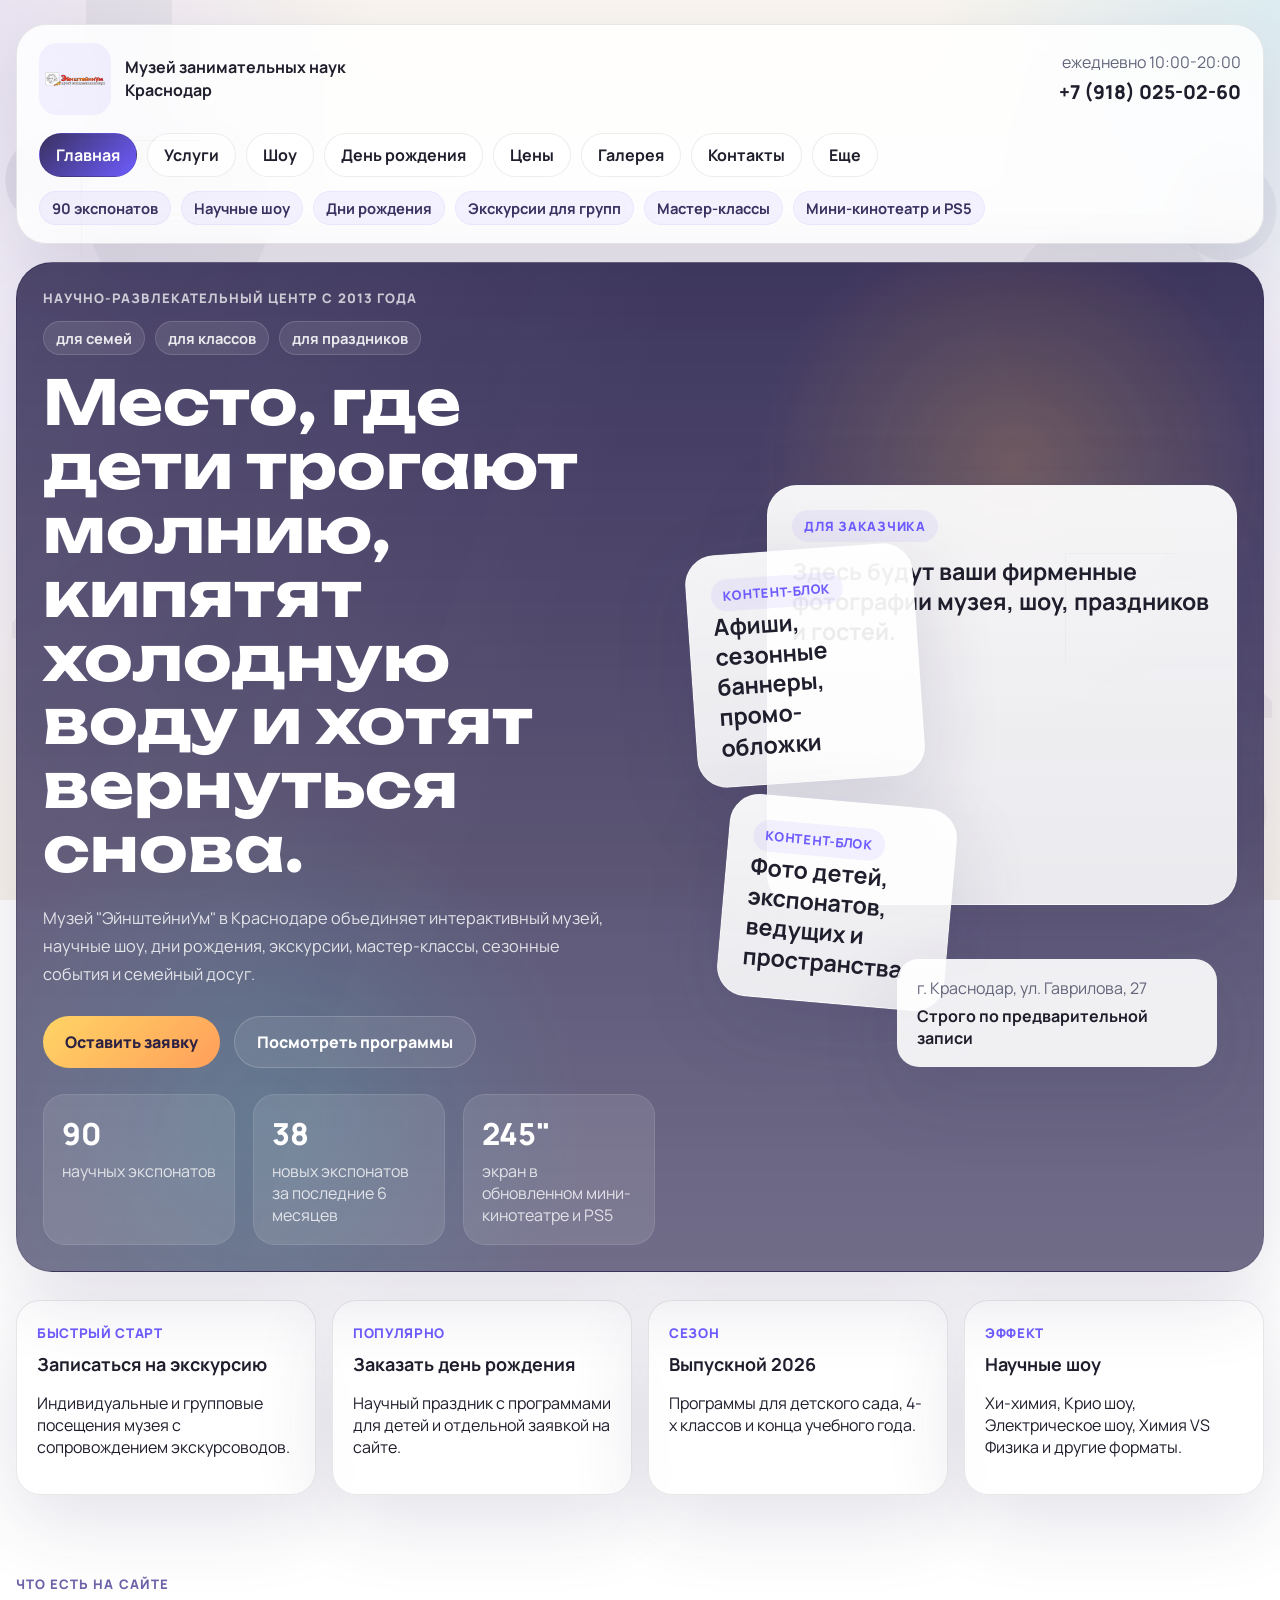
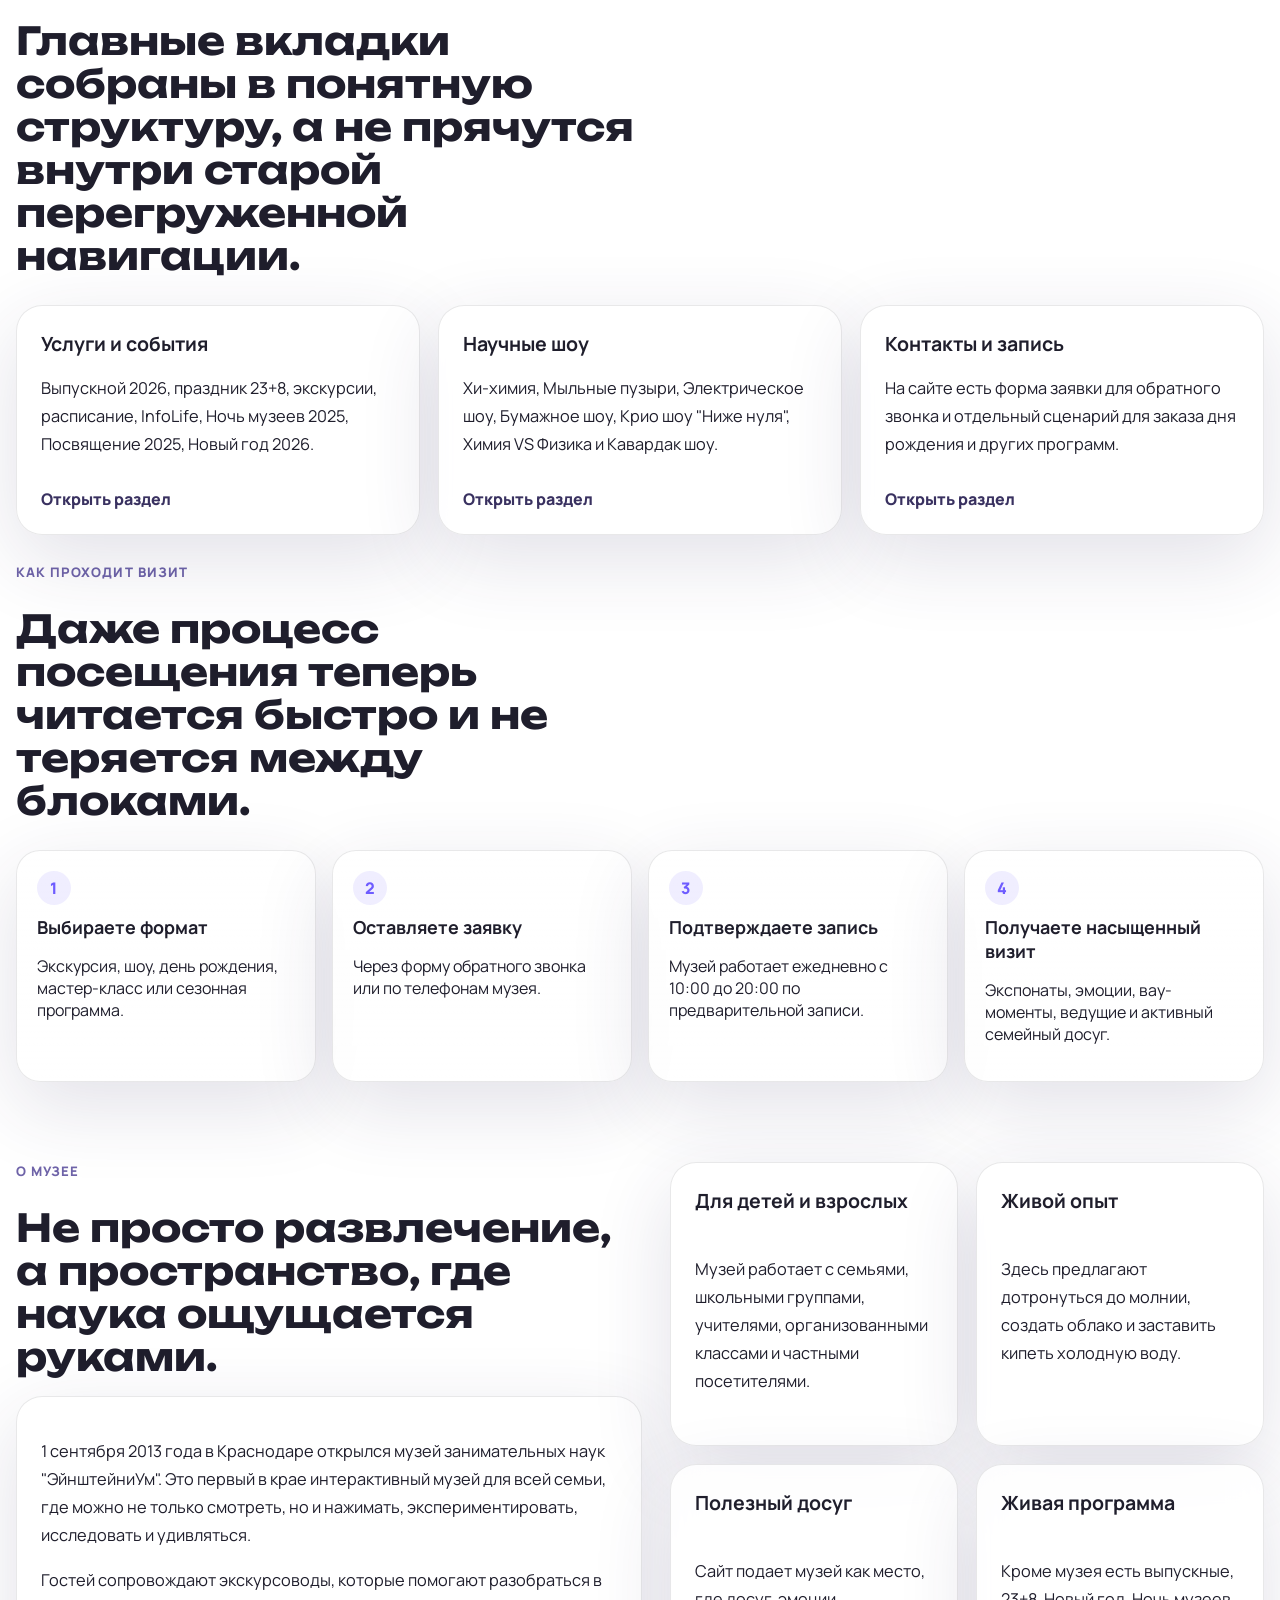
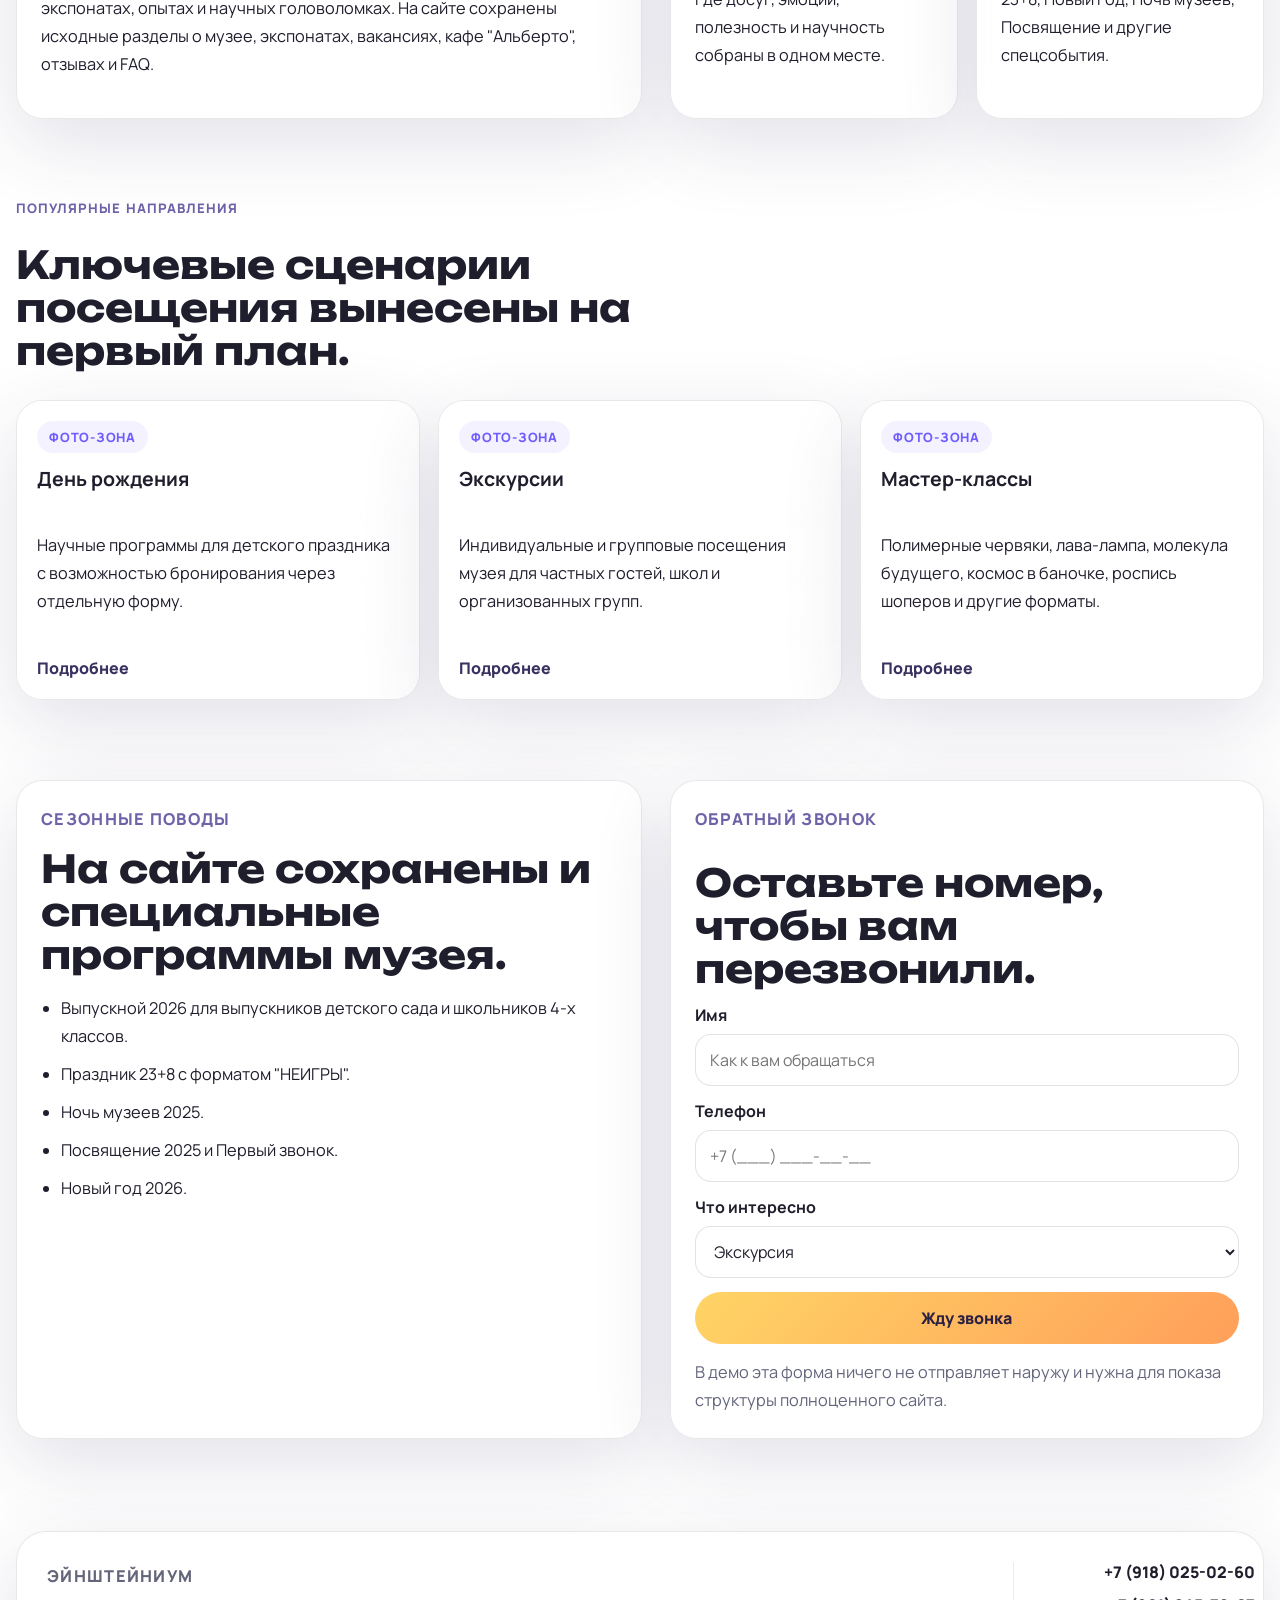
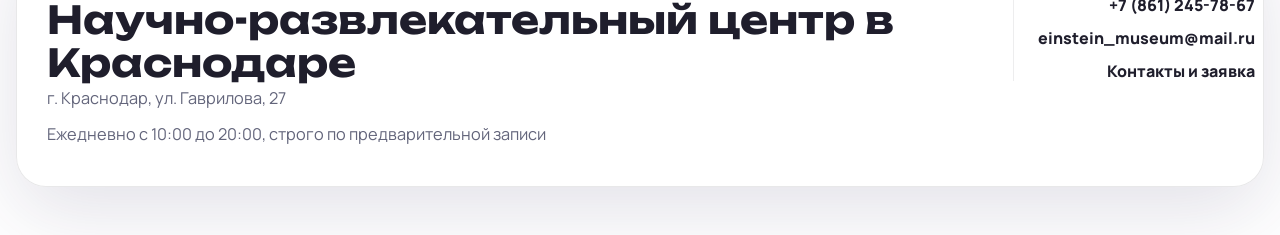
<file: index.html>
<!DOCTYPE html>
<html lang="ru">
<head>
  <meta charset="UTF-8">
  <meta name="viewport" content="width=device-width, initial-scale=1.0">
  <title>ЭйнштейниУм | Главная</title>
  <link rel="preconnect" href="https://fonts.googleapis.com">
  <link rel="preconnect" href="https://fonts.gstatic.com" crossorigin>
  <link href="https://fonts.googleapis.com/css2?family=Manrope:wght@400;500;600;700;800&family=Unbounded:wght@500;700&display=swap" rel="stylesheet">
  <link rel="stylesheet" href="./styles.css">
</head>
<body>
  <div class="site-shell">
    <header class="site-header">
      <div class="topline">
        <a class="brand" href="./index.html">
          <img src="./assets/logo33.png" alt="ЭйнштейниУм">
          <span>Музей занимательных наук<br>Краснодар</span>
        </a>
        <div class="header-meta">
          <p>ежедневно 10:00-20:00</p>
          <a href="tel:+79180250260">+7 (918) 025-02-60</a>
        </div>
      </div>
      <nav class="main-nav" aria-label="Основная навигация">
        <a class="is-active" href="./index.html">Главная</a>
        <a href="./uslugi.html">Услуги</a>
        <a href="./show.html">Шоу</a>
        <a href="./birthday.html">День рождения</a>
        <a href="./prices.html">Цены</a>
        <a href="./gallery.html">Галерея</a>
        <a href="./contacts.html">Контакты</a>
        <a href="./about.html">Еще</a>
      </nav>
      <div class="utility-strip">
        <span>90 экспонатов</span>
        <span>Научные шоу</span>
        <span>Дни рождения</span>
        <span>Экскурсии для групп</span>
        <span>Мастер-классы</span>
        <span>Мини-кинотеатр и PS5</span>
      </div>
    </header>

    <main>
      <section class="hero-panel">
        <div class="hero-grid">
          <div class="hero-copy">
            <p class="eyebrow light">Научно-развлекательный центр с 2013 года</p>
            <div class="hero-tags">
              <span>для семей</span>
              <span>для классов</span>
              <span>для праздников</span>
            </div>
            <h1>Место, где дети трогают молнию, кипятят холодную воду и хотят вернуться снова.</h1>
            <p class="hero-lead">
              Музей "ЭйнштейниУм" в Краснодаре объединяет интерактивный музей, научные шоу, дни рождения,
              экскурсии, мастер-классы, сезонные события и семейный досуг.
            </p>
            <div class="hero-actions">
              <a class="button button-primary" href="./contacts.html">Оставить заявку</a>
              <a class="button button-secondary" href="./uslugi.html">Посмотреть программы</a>
            </div>
            <dl class="stats-grid">
              <div>
                <dt>90</dt>
                <dd>научных экспонатов</dd>
              </div>
              <div>
                <dt>38</dt>
                <dd>новых экспонатов за последние 6 месяцев</dd>
              </div>
              <div>
                <dt>245"</dt>
                <dd>экран в обновленном мини-кинотеатре и PS5</dd>
              </div>
            </dl>
          </div>

          <div class="hero-visual">
            <div class="placeholder-stage">
              <div class="placeholder-card placeholder-card-large">
                <span class="placeholder-kicker">Для заказчика</span>
                <strong>Здесь будут ваши фирменные фотографии музея, шоу, праздников и гостей.</strong>
              </div>
              <div class="placeholder-card placeholder-card-small placeholder-card-top">
                <span class="placeholder-kicker">Контент-блок</span>
                <strong>Афиши, сезонные баннеры, промо-обложки</strong>
              </div>
              <div class="placeholder-card placeholder-card-small placeholder-card-bottom">
                <span class="placeholder-kicker">Контент-блок</span>
                <strong>Фото детей, экспонатов, ведущих и пространства</strong>
              </div>
            </div>
            <div class="note-card">
              <span>г. Краснодар, ул. Гаврилова, 27</span>
              <strong>Строго по предварительной записи</strong>
            </div>
          </div>
        </div>
      </section>

      <section class="section section-tight">
        <div class="quick-rail">
          <article class="quick-card">
            <small>Быстрый старт</small>
            <h3>Записаться на экскурсию</h3>
            <p>Индивидуальные и групповые посещения музея с сопровождением экскурсоводов.</p>
          </article>
          <article class="quick-card">
            <small>Популярно</small>
            <h3>Заказать день рождения</h3>
            <p>Научный праздник с программами для детей и отдельной заявкой на сайте.</p>
          </article>
          <article class="quick-card">
            <small>Сезон</small>
            <h3>Выпускной 2026</h3>
            <p>Программы для детского сада, 4-х классов и конца учебного года.</p>
          </article>
          <article class="quick-card">
            <small>Эффект</small>
            <h3>Научные шоу</h3>
            <p>Хи-химия, Крио шоу, Электрическое шоу, Химия VS Физика и другие форматы.</p>
          </article>
        </div>
      </section>

      <section class="section">
        <div class="section-head">
          <p class="eyebrow">Что есть на сайте</p>
          <h2>Главные вкладки собраны в понятную структуру, а не прячутся внутри старой перегруженной навигации.</h2>
        </div>
        <div class="card-grid three">
          <article class="info-card">
            <h3>Услуги и события</h3>
            <p>Выпускной 2026, праздник 23+8, экскурсии, расписание, InfoLife, Ночь музеев 2025, Посвящение 2025, Новый год 2026.</p>
            <a class="text-link" href="./uslugi.html">Открыть раздел</a>
          </article>
          <article class="info-card">
            <h3>Научные шоу</h3>
            <p>Хи-химия, Мыльные пузыри, Электрическое шоу, Бумажное шоу, Крио шоу "Ниже нуля", Химия VS Физика и Кавардак шоу.</p>
            <a class="text-link" href="./show.html">Открыть раздел</a>
          </article>
          <article class="info-card">
            <h3>Контакты и запись</h3>
            <p>На сайте есть форма заявки для обратного звонка и отдельный сценарий для заказа дня рождения и других программ.</p>
            <a class="text-link" href="./contacts.html">Открыть раздел</a>
          </article>
        </div>
      </section>

      <section class="section section-tight">
        <div class="section-head">
          <p class="eyebrow">Как проходит визит</p>
          <h2>Даже процесс посещения теперь читается быстро и не теряется между блоками.</h2>
        </div>
        <div class="process-grid">
          <article class="process-step">
            <strong>1</strong>
            <h3>Выбираете формат</h3>
            <p>Экскурсия, шоу, день рождения, мастер-класс или сезонная программа.</p>
          </article>
          <article class="process-step">
            <strong>2</strong>
            <h3>Оставляете заявку</h3>
            <p>Через форму обратного звонка или по телефонам музея.</p>
          </article>
          <article class="process-step">
            <strong>3</strong>
            <h3>Подтверждаете запись</h3>
            <p>Музей работает ежедневно с 10:00 до 20:00 по предварительной записи.</p>
          </article>
          <article class="process-step">
            <strong>4</strong>
            <h3>Получаете насыщенный визит</h3>
            <p>Экспонаты, эмоции, вау-моменты, ведущие и активный семейный досуг.</p>
          </article>
        </div>
      </section>

      <section class="section split-section">
        <div>
          <div class="section-head compact">
            <p class="eyebrow">О музее</p>
            <h2>Не просто развлечение, а пространство, где наука ощущается руками.</h2>
          </div>
          <div class="text-panel">
            <p>
              1 сентября 2013 года в Краснодаре открылся музей занимательных наук "ЭйнштейниУм".
              Это первый в крае интерактивный музей для всей семьи, где можно не только смотреть, но и нажимать,
              экспериментировать, исследовать и удивляться.
            </p>
            <p>
              Гостей сопровождают экскурсоводы, которые помогают разобраться в экспонатах, опытах и научных головоломках.
              На сайте сохранены исходные разделы о музее, экспонатах, вакансиях, кафе "Альберто", отзывах и FAQ.
            </p>
          </div>
        </div>
        <div class="stack-grid">
          <article class="mini-panel">
            <h3>Для детей и взрослых</h3>
            <p>Музей работает с семьями, школьными группами, учителями, организованными классами и частными посетителями.</p>
          </article>
          <article class="mini-panel">
            <h3>Живой опыт</h3>
            <p>Здесь предлагают дотронуться до молнии, создать облако и заставить кипеть холодную воду.</p>
          </article>
          <article class="mini-panel">
            <h3>Полезный досуг</h3>
            <p>Сайт подает музей как место, где досуг, эмоции, полезность и научность собраны в одном месте.</p>
          </article>
          <article class="mini-panel">
            <h3>Живая программа</h3>
            <p>Кроме музея есть выпускные, 23+8, Новый год, Ночь музеев, Посвящение и другие спецсобытия.</p>
          </article>
        </div>
      </section>

      <section class="section">
        <div class="section-head">
          <p class="eyebrow">Популярные направления</p>
          <h2>Ключевые сценарии посещения вынесены на первый план.</h2>
        </div>
        <div class="media-grid">
          <article class="media-card">
            <div>
              <span class="placeholder-kicker">Фото-зона</span>
              <h3>День рождения</h3>
              <p>Научные программы для детского праздника с возможностью бронирования через отдельную форму.</p>
              <a class="text-link" href="./birthday.html">Подробнее</a>
            </div>
          </article>
          <article class="media-card">
            <div>
              <span class="placeholder-kicker">Фото-зона</span>
              <h3>Экскурсии</h3>
              <p>Индивидуальные и групповые посещения музея для частных гостей, школ и организованных групп.</p>
              <a class="text-link" href="./uslugi.html#ekskursii">Подробнее</a>
            </div>
          </article>
          <article class="media-card">
            <div>
              <span class="placeholder-kicker">Фото-зона</span>
              <h3>Мастер-классы</h3>
              <p>Полимерные червяки, лава-лампа, молекула будущего, космос в баночке, роспись шоперов и другие форматы.</p>
              <a class="text-link" href="./uslugi.html#master">Подробнее</a>
            </div>
          </article>
        </div>
      </section>

      <section class="section two-column-band">
        <div class="accent-panel">
          <p class="eyebrow">Сезонные поводы</p>
          <h2>На сайте сохранены и специальные программы музея.</h2>
          <ul class="bullet-list">
            <li>Выпускной 2026 для выпускников детского сада и школьников 4-х классов.</li>
            <li>Праздник 23+8 с форматом "НЕИГРЫ".</li>
            <li>Ночь музеев 2025.</li>
            <li>Посвящение 2025 и Первый звонок.</li>
            <li>Новый год 2026.</li>
          </ul>
        </div>
        <form class="lead-form" data-success="Заявка сохранена в демо-версии. В рабочей версии она может отправляться менеджеру музея.">
          <p class="eyebrow">Обратный звонок</p>
          <h2>Оставьте номер, чтобы вам перезвонили.</h2>
          <label>
            <span>Имя</span>
            <input type="text" name="name" placeholder="Как к вам обращаться" required>
          </label>
          <label>
            <span>Телефон</span>
            <input type="tel" name="phone" placeholder="+7 (___) ___-__-__" required>
          </label>
          <label>
            <span>Что интересно</span>
            <select name="topic">
              <option>Экскурсия</option>
              <option>День рождения</option>
              <option>Научное шоу</option>
              <option>Мастер-класс</option>
              <option>Другая программа</option>
            </select>
          </label>
          <button class="button button-primary" type="submit">Жду звонка</button>
          <p class="form-note">В демо эта форма ничего не отправляет наружу и нужна для показа структуры полноценного сайта.</p>
        </form>
      </section>
    </main>

    <footer class="site-footer">
      <div>
        <p class="eyebrow">ЭйнштейниУм</p>
        <h2>Научно-развлекательный центр в Краснодаре</h2>
        <p>г. Краснодар, ул. Гаврилова, 27</p>
        <p>Ежедневно с 10:00 до 20:00, строго по предварительной записи</p>
      </div>
      <div class="footer-links">
        <a href="tel:+79180250260">+7 (918) 025-02-60</a>
        <a href="tel:+78612457867">+7 (861) 245-78-67</a>
        <a href="mailto:einstein_museum@mail.ru">einstein_museum@mail.ru</a>
        <a href="./contacts.html">Контакты и заявка</a>
      </div>
    </footer>
  </div>
  <script src="./app.js"></script>
</body>
</html>
</file>
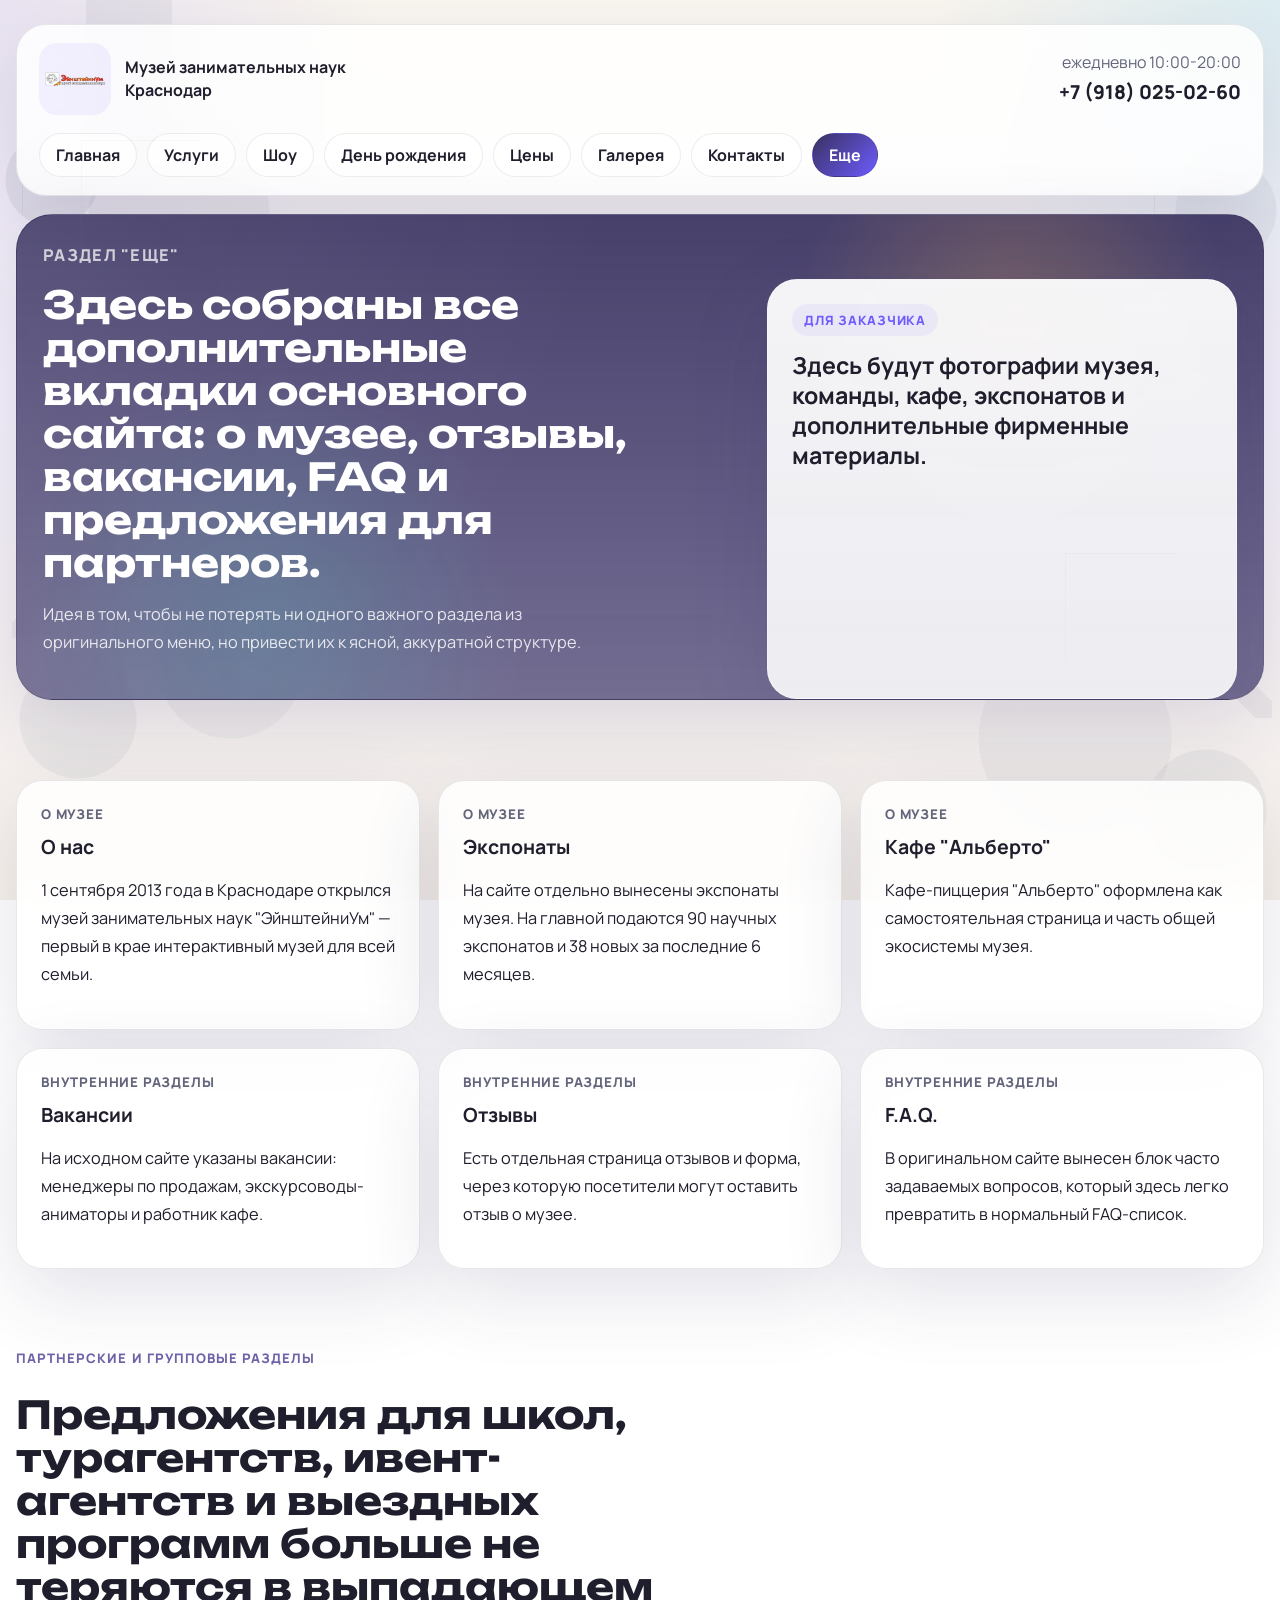
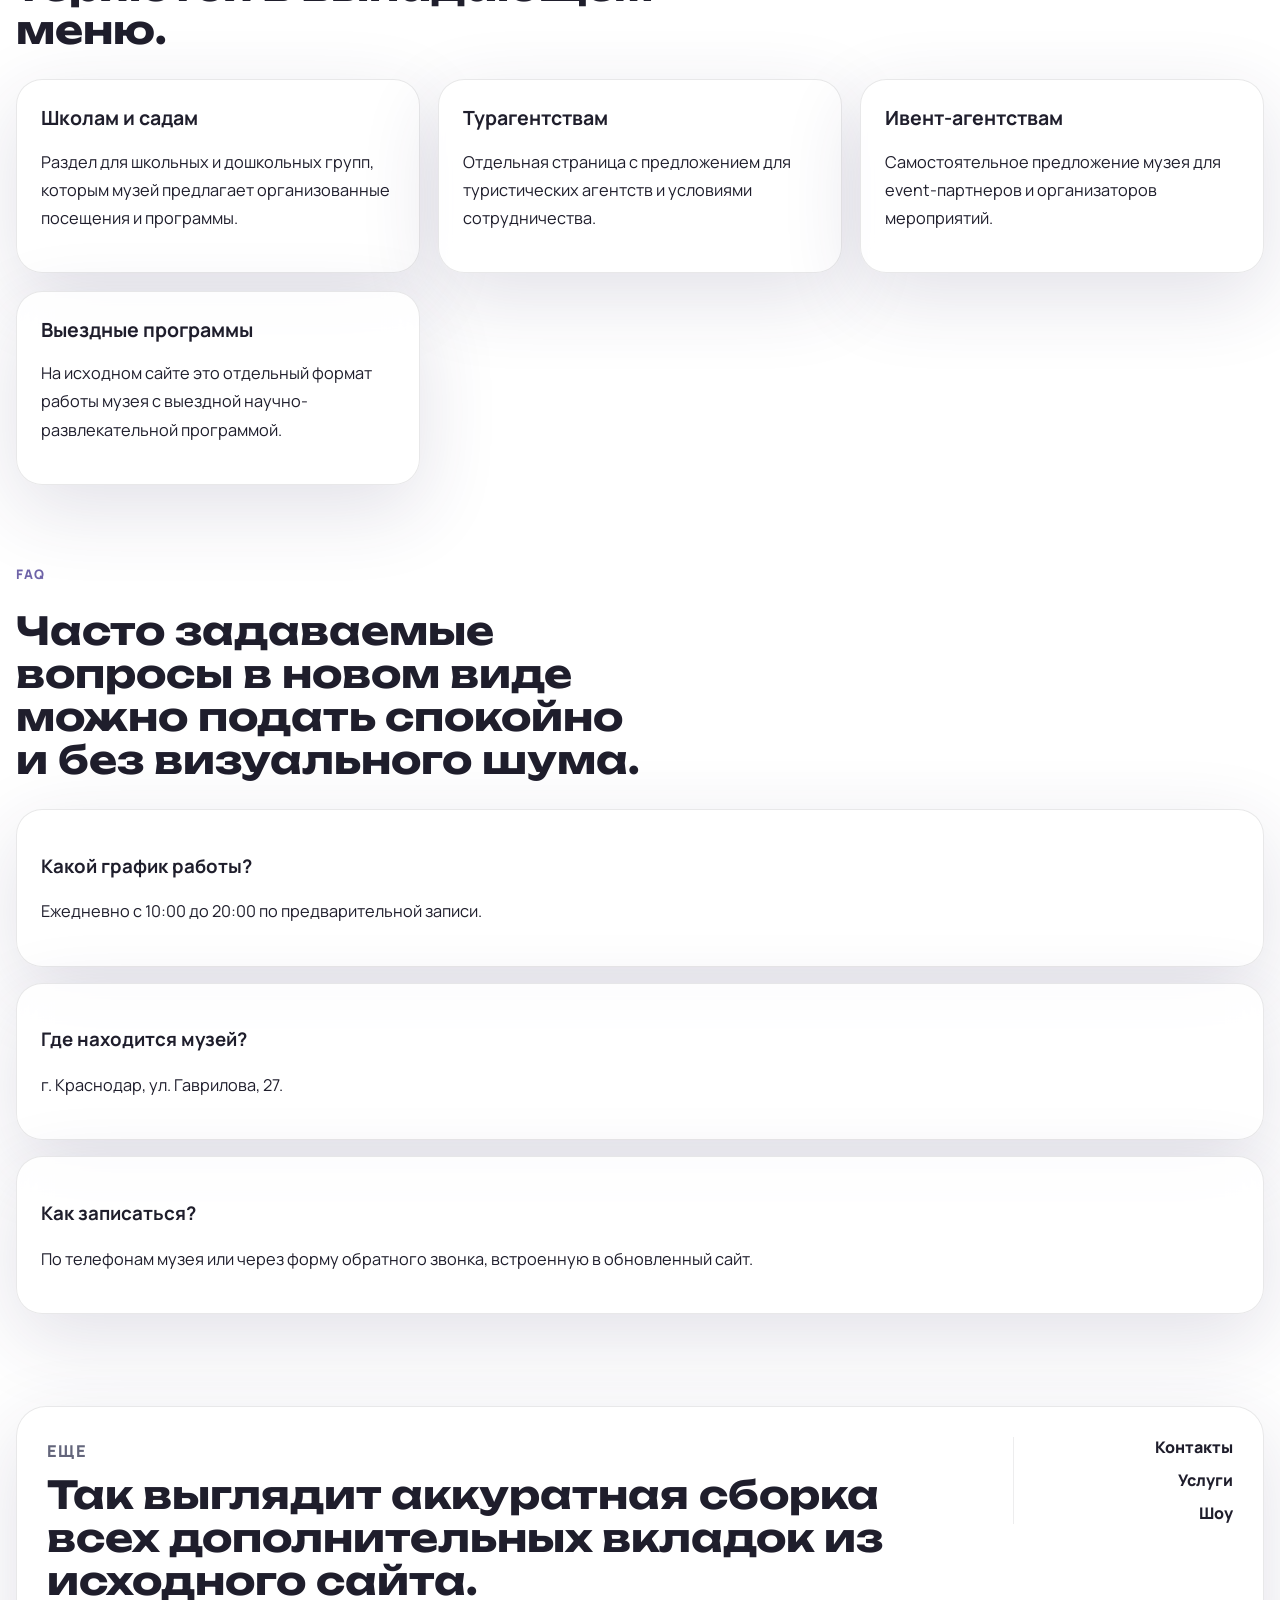
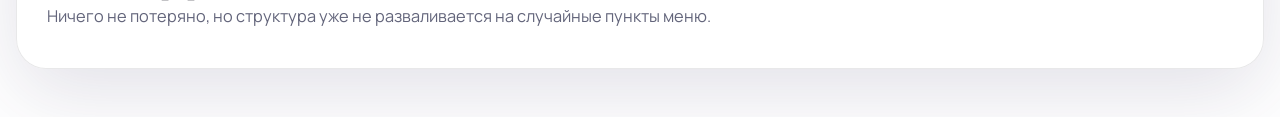
<file: about.html>
<!DOCTYPE html>
<html lang="ru">
<head>
  <meta charset="UTF-8">
  <meta name="viewport" content="width=device-width, initial-scale=1.0">
  <title>ЭйнштейниУм | Еще</title>
  <link rel="preconnect" href="https://fonts.googleapis.com">
  <link rel="preconnect" href="https://fonts.gstatic.com" crossorigin>
  <link href="https://fonts.googleapis.com/css2?family=Manrope:wght@400;500;600;700;800&family=Unbounded:wght@500;700&display=swap" rel="stylesheet">
  <link rel="stylesheet" href="./styles.css">
</head>
<body>
  <div class="site-shell">
    <header class="site-header">
      <div class="topline">
        <a class="brand" href="./index.html">
          <img src="./assets/logo33.png" alt="ЭйнштейниУм">
          <span>Музей занимательных наук<br>Краснодар</span>
        </a>
        <div class="header-meta">
          <p>ежедневно 10:00-20:00</p>
          <a href="tel:+79180250260">+7 (918) 025-02-60</a>
        </div>
      </div>
      <nav class="main-nav" aria-label="Основная навигация">
        <a href="./index.html">Главная</a>
        <a href="./uslugi.html">Услуги</a>
        <a href="./show.html">Шоу</a>
        <a href="./birthday.html">День рождения</a>
        <a href="./prices.html">Цены</a>
        <a href="./gallery.html">Галерея</a>
        <a href="./contacts.html">Контакты</a>
        <a class="is-active" href="./about.html">Еще</a>
      </nav>
    </header>

    <main>
      <section class="page-hero">
        <div class="page-hero-grid">
          <div class="page-hero-copy">
            <p class="eyebrow light">Раздел "Еще"</p>
            <h1>Здесь собраны все дополнительные вкладки основного сайта: о музее, отзывы, вакансии, FAQ и предложения для партнеров.</h1>
            <p>Идея в том, чтобы не потерять ни одного важного раздела из оригинального меню, но привести их к ясной, аккуратной структуре.</p>
          </div>
          <div class="page-hero-art placeholder-art">
            <div class="placeholder-card placeholder-card-large">
              <span class="placeholder-kicker">Для заказчика</span>
              <strong>Здесь будут фотографии музея, команды, кафе, экспонатов и дополнительные фирменные материалы.</strong>
            </div>
          </div>
        </div>
      </section>

      <section class="section">
        <div class="detail-grid three">
          <article class="detail-card">
            <small>О музее</small>
            <h3>О нас</h3>
            <p>1 сентября 2013 года в Краснодаре открылся музей занимательных наук "ЭйнштейниУм" — первый в крае интерактивный музей для всей семьи.</p>
          </article>
          <article class="detail-card">
            <small>О музее</small>
            <h3>Экспонаты</h3>
            <p>На сайте отдельно вынесены экспонаты музея. На главной подаются 90 научных экспонатов и 38 новых за последние 6 месяцев.</p>
          </article>
          <article class="detail-card">
            <small>О музее</small>
            <h3>Кафе "Альберто"</h3>
            <p>Кафе-пиццерия "Альберто" оформлена как самостоятельная страница и часть общей экосистемы музея.</p>
          </article>
          <article class="detail-card">
            <small>Внутренние разделы</small>
            <h3>Вакансии</h3>
            <p>На исходном сайте указаны вакансии: менеджеры по продажам, экскурсоводы-аниматоры и работник кафе.</p>
          </article>
          <article class="detail-card">
            <small>Внутренние разделы</small>
            <h3>Отзывы</h3>
            <p>Есть отдельная страница отзывов и форма, через которую посетители могут оставить отзыв о музее.</p>
          </article>
          <article class="detail-card">
            <small>Внутренние разделы</small>
            <h3>F.A.Q.</h3>
            <p>В оригинальном сайте вынесен блок часто задаваемых вопросов, который здесь легко превратить в нормальный FAQ-список.</p>
          </article>
        </div>
      </section>

      <section class="section">
        <div class="section-head">
          <p class="eyebrow">Партнерские и групповые разделы</p>
          <h2>Предложения для школ, турагентств, ивент-агентств и выездных программ больше не теряются в выпадающем меню.</h2>
        </div>
        <div class="detail-grid three">
          <article class="detail-card">
            <h3>Школам и садам</h3>
            <p>Раздел для школьных и дошкольных групп, которым музей предлагает организованные посещения и программы.</p>
          </article>
          <article class="detail-card">
            <h3>Турагентствам</h3>
            <p>Отдельная страница с предложением для туристических агентств и условиями сотрудничества.</p>
          </article>
          <article class="detail-card">
            <h3>Ивент-агентствам</h3>
            <p>Самостоятельное предложение музея для event-партнеров и организаторов мероприятий.</p>
          </article>
          <article class="detail-card">
            <h3>Выездные программы</h3>
            <p>На исходном сайте это отдельный формат работы музея с выездной научно-развлекательной программой.</p>
          </article>
        </div>
      </section>

      <section class="section">
        <div class="section-head">
          <p class="eyebrow">FAQ</p>
          <h2>Часто задаваемые вопросы в новом виде можно подать спокойно и без визуального шума.</h2>
        </div>
        <div class="faq-list">
          <article class="faq-item">
            <h3>Какой график работы?</h3>
            <p>Ежедневно с 10:00 до 20:00 по предварительной записи.</p>
          </article>
          <article class="faq-item">
            <h3>Где находится музей?</h3>
            <p>г. Краснодар, ул. Гаврилова, 27.</p>
          </article>
          <article class="faq-item">
            <h3>Как записаться?</h3>
            <p>По телефонам музея или через форму обратного звонка, встроенную в обновленный сайт.</p>
          </article>
        </div>
      </section>
    </main>

    <footer class="site-footer">
      <div>
        <p class="eyebrow">Еще</p>
        <h2>Так выглядит аккуратная сборка всех дополнительных вкладок из исходного сайта.</h2>
        <p>Ничего не потеряно, но структура уже не разваливается на случайные пункты меню.</p>
      </div>
      <div class="footer-links">
        <a href="./contacts.html">Контакты</a>
        <a href="./uslugi.html">Услуги</a>
        <a href="./show.html">Шоу</a>
      </div>
    </footer>
  </div>
  <script src="./app.js"></script>
</body>
</html>
</file>
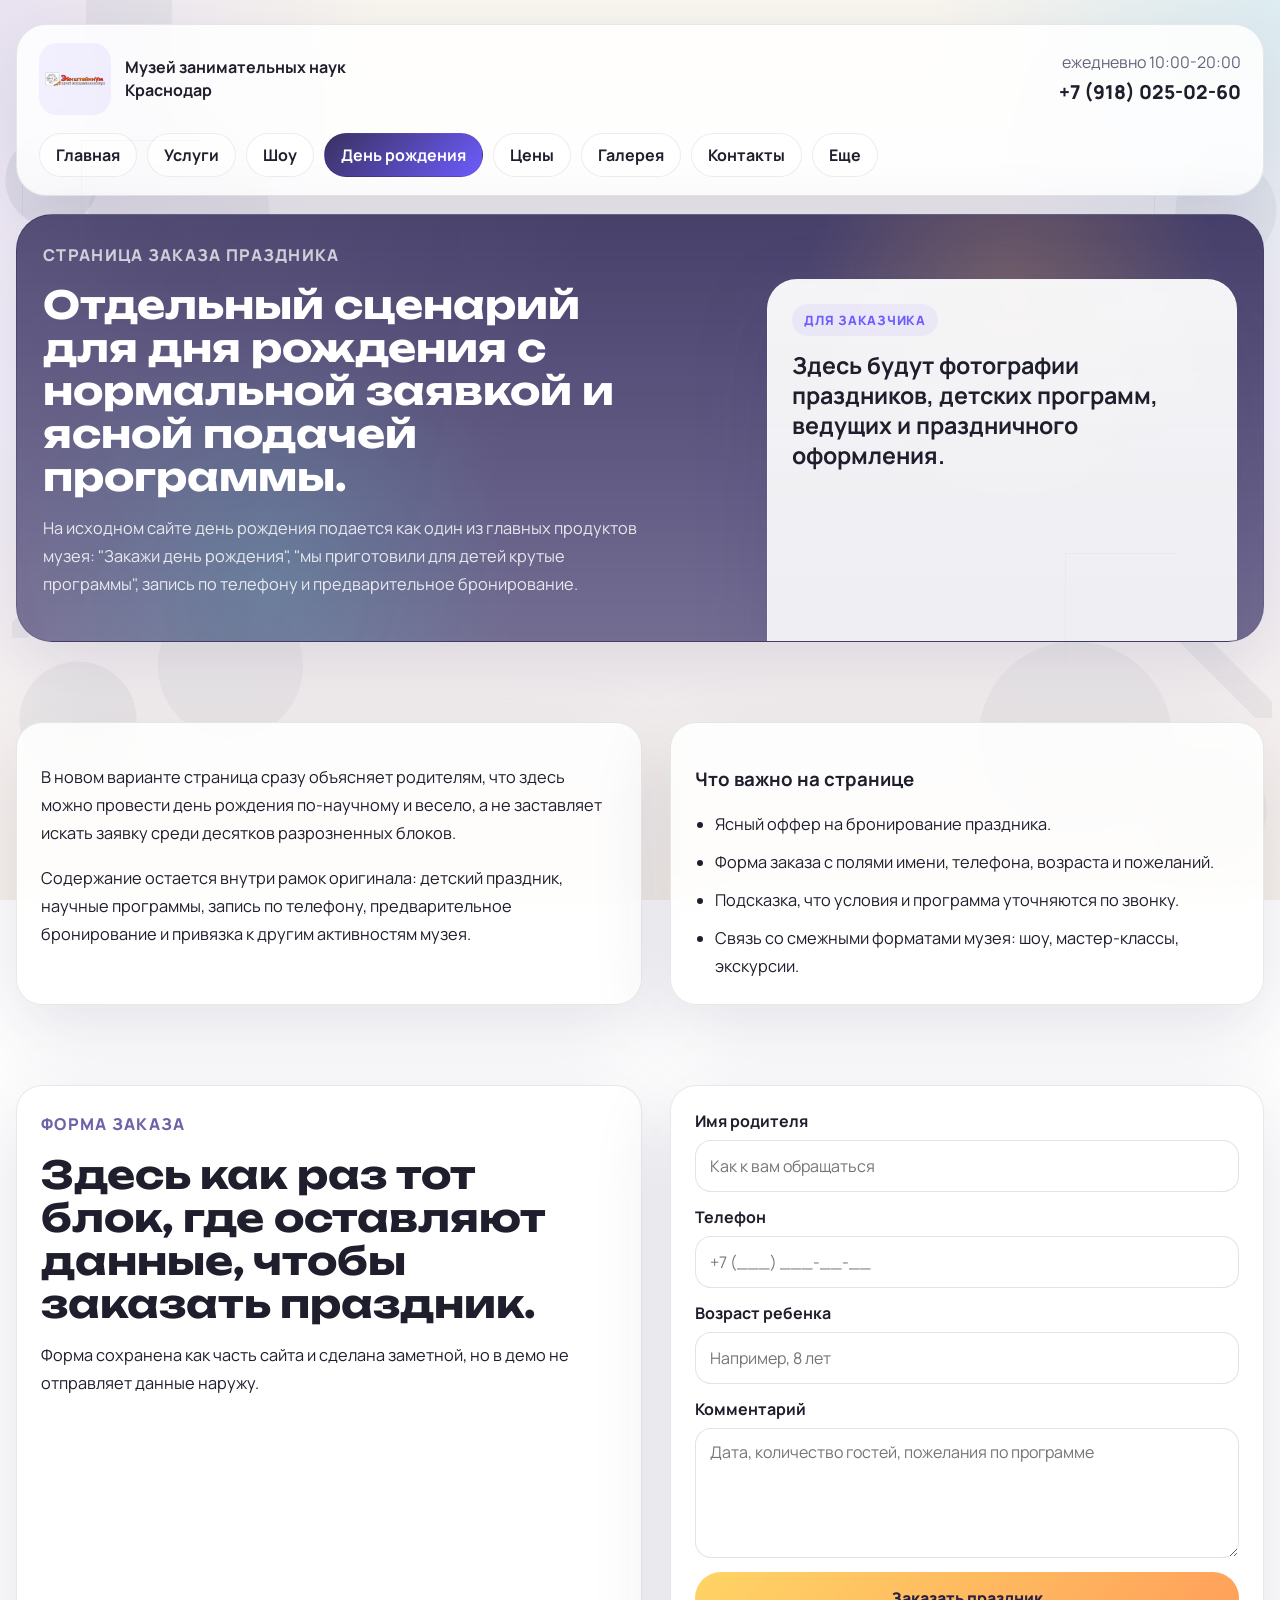
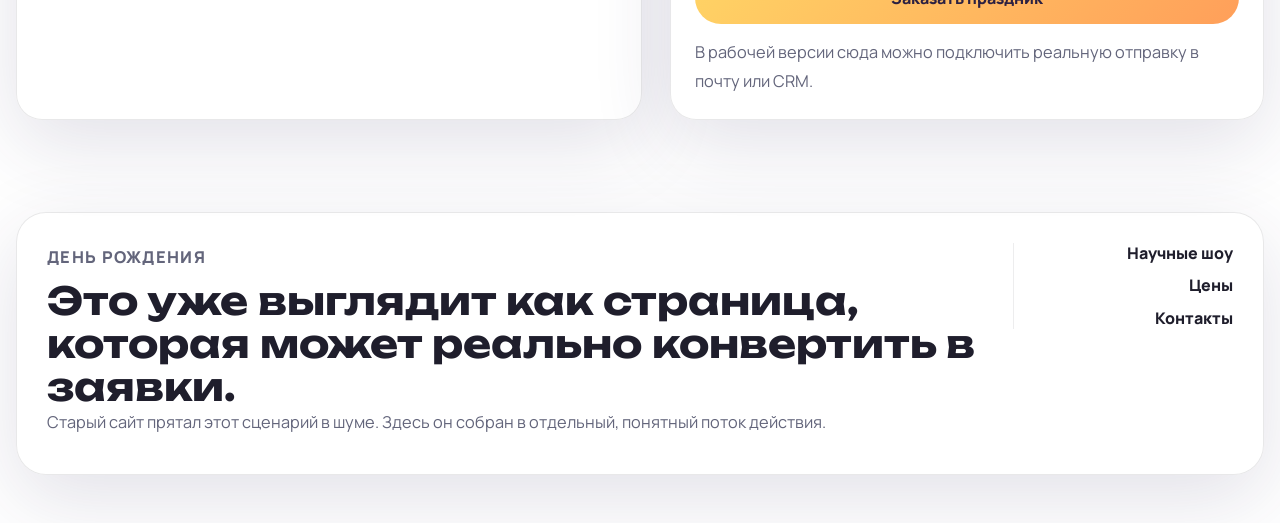
<file: birthday.html>
<!DOCTYPE html>
<html lang="ru">
<head>
  <meta charset="UTF-8">
  <meta name="viewport" content="width=device-width, initial-scale=1.0">
  <title>ЭйнштейниУм | День рождения</title>
  <link rel="preconnect" href="https://fonts.googleapis.com">
  <link rel="preconnect" href="https://fonts.gstatic.com" crossorigin>
  <link href="https://fonts.googleapis.com/css2?family=Manrope:wght@400;500;600;700;800&family=Unbounded:wght@500;700&display=swap" rel="stylesheet">
  <link rel="stylesheet" href="./styles.css">
</head>
<body>
  <div class="site-shell">
    <header class="site-header">
      <div class="topline">
        <a class="brand" href="./index.html">
          <img src="./assets/logo33.png" alt="ЭйнштейниУм">
          <span>Музей занимательных наук<br>Краснодар</span>
        </a>
        <div class="header-meta">
          <p>ежедневно 10:00-20:00</p>
          <a href="tel:+79180250260">+7 (918) 025-02-60</a>
        </div>
      </div>
      <nav class="main-nav" aria-label="Основная навигация">
        <a href="./index.html">Главная</a>
        <a href="./uslugi.html">Услуги</a>
        <a href="./show.html">Шоу</a>
        <a class="is-active" href="./birthday.html">День рождения</a>
        <a href="./prices.html">Цены</a>
        <a href="./gallery.html">Галерея</a>
        <a href="./contacts.html">Контакты</a>
        <a href="./about.html">Еще</a>
      </nav>
    </header>

    <main>
      <section class="page-hero">
        <div class="page-hero-grid">
          <div class="page-hero-copy">
            <p class="eyebrow light">Страница заказа праздника</p>
            <h1>Отдельный сценарий для дня рождения с нормальной заявкой и ясной подачей программы.</h1>
            <p>На исходном сайте день рождения подается как один из главных продуктов музея: "Закажи день рождения", "мы приготовили для детей крутые программы", запись по телефону и предварительное бронирование.</p>
          </div>
          <div class="page-hero-art placeholder-art">
            <div class="placeholder-card placeholder-card-large">
              <span class="placeholder-kicker">Для заказчика</span>
              <strong>Здесь будут фотографии праздников, детских программ, ведущих и праздничного оформления.</strong>
            </div>
          </div>
        </div>
      </section>

      <section class="section split-section">
        <div class="text-panel">
          <p>В новом варианте страница сразу объясняет родителям, что здесь можно провести день рождения по-научному и весело, а не заставляет искать заявку среди десятков разрозненных блоков.</p>
          <p>Содержание остается внутри рамок оригинала: детский праздник, научные программы, запись по телефону, предварительное бронирование и привязка к другим активностям музея.</p>
        </div>
        <div class="feature-list">
          <h3>Что важно на странице</h3>
          <ul>
            <li>Ясный оффер на бронирование праздника.</li>
            <li>Форма заказа с полями имени, телефона, возраста и пожеланий.</li>
            <li>Подсказка, что условия и программа уточняются по звонку.</li>
            <li>Связь со смежными форматами музея: шоу, мастер-классы, экскурсии.</li>
          </ul>
        </div>
      </section>

      <section class="section two-column-band">
        <div class="accent-panel">
          <p class="eyebrow">Форма заказа</p>
          <h2>Здесь как раз тот блок, где оставляют данные, чтобы заказать праздник.</h2>
          <p>Форма сохранена как часть сайта и сделана заметной, но в демо не отправляет данные наружу.</p>
        </div>
        <form class="lead-form" data-success="Запрос на день рождения сохранен в демо-версии.">
          <label>
            <span>Имя родителя</span>
            <input type="text" name="name" placeholder="Как к вам обращаться" required>
          </label>
          <label>
            <span>Телефон</span>
            <input type="tel" name="phone" placeholder="+7 (___) ___-__-__" required>
          </label>
          <label>
            <span>Возраст ребенка</span>
            <input type="text" name="age" placeholder="Например, 8 лет">
          </label>
          <label>
            <span>Комментарий</span>
            <textarea name="comment" placeholder="Дата, количество гостей, пожелания по программе"></textarea>
          </label>
          <button class="button button-primary" type="submit">Заказать праздник</button>
          <p class="form-note">В рабочей версии сюда можно подключить реальную отправку в почту или CRM.</p>
        </form>
      </section>
    </main>

    <footer class="site-footer">
      <div>
        <p class="eyebrow">День рождения</p>
        <h2>Это уже выглядит как страница, которая может реально конвертить в заявки.</h2>
        <p>Старый сайт прятал этот сценарий в шуме. Здесь он собран в отдельный, понятный поток действия.</p>
      </div>
      <div class="footer-links">
        <a href="./show.html">Научные шоу</a>
        <a href="./prices.html">Цены</a>
        <a href="./contacts.html">Контакты</a>
      </div>
    </footer>
  </div>
  <script src="./app.js"></script>
</body>
</html>
</file>
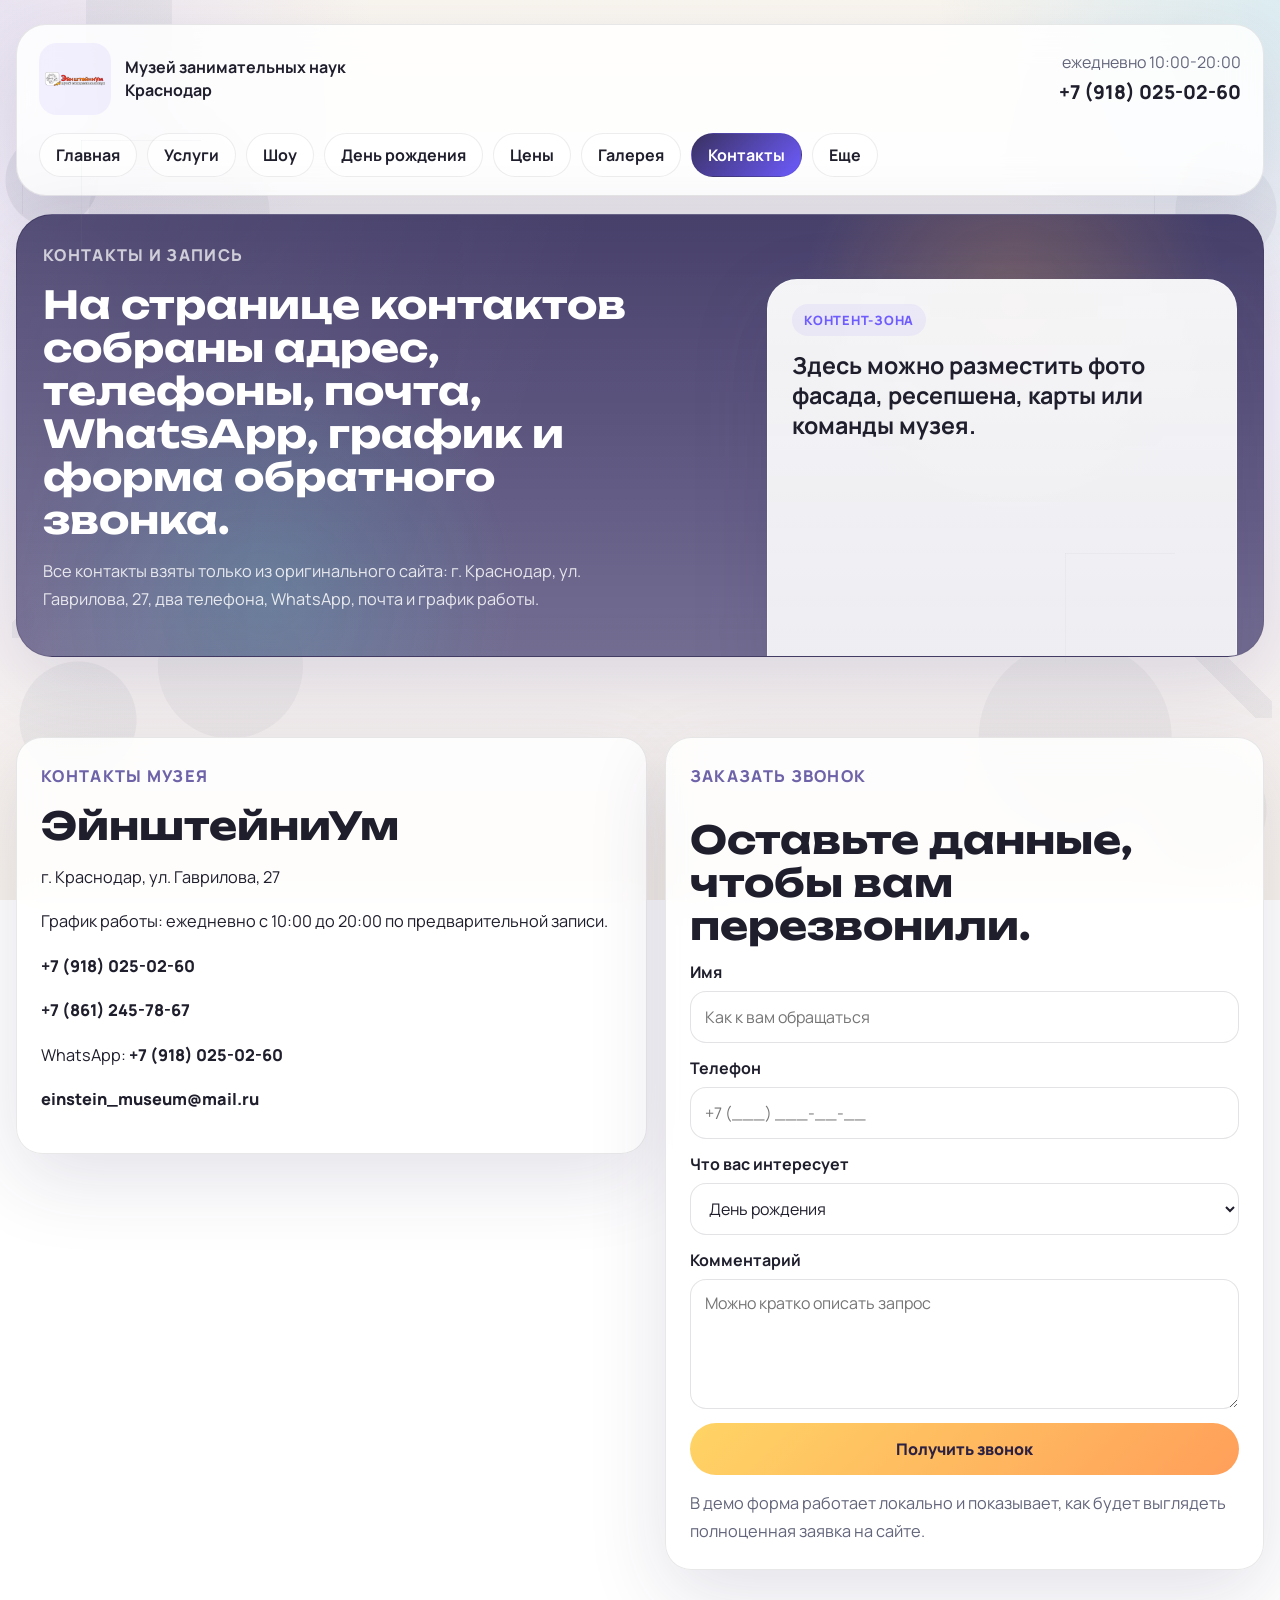
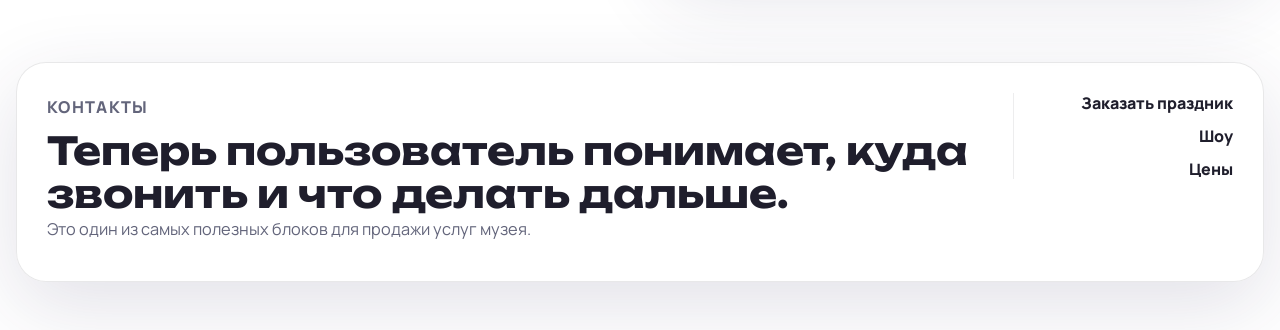
<file: contacts.html>
<!DOCTYPE html>
<html lang="ru">
<head>
  <meta charset="UTF-8">
  <meta name="viewport" content="width=device-width, initial-scale=1.0">
  <title>ЭйнштейниУм | Контакты</title>
  <link rel="preconnect" href="https://fonts.googleapis.com">
  <link rel="preconnect" href="https://fonts.gstatic.com" crossorigin>
  <link href="https://fonts.googleapis.com/css2?family=Manrope:wght@400;500;600;700;800&family=Unbounded:wght@500;700&display=swap" rel="stylesheet">
  <link rel="stylesheet" href="./styles.css">
</head>
<body>
  <div class="site-shell">
    <header class="site-header">
      <div class="topline">
        <a class="brand" href="./index.html">
          <img src="./assets/logo33.png" alt="ЭйнштейниУм">
          <span>Музей занимательных наук<br>Краснодар</span>
        </a>
        <div class="header-meta">
          <p>ежедневно 10:00-20:00</p>
          <a href="tel:+79180250260">+7 (918) 025-02-60</a>
        </div>
      </div>
      <nav class="main-nav" aria-label="Основная навигация">
        <a href="./index.html">Главная</a>
        <a href="./uslugi.html">Услуги</a>
        <a href="./show.html">Шоу</a>
        <a href="./birthday.html">День рождения</a>
        <a href="./prices.html">Цены</a>
        <a href="./gallery.html">Галерея</a>
        <a class="is-active" href="./contacts.html">Контакты</a>
        <a href="./about.html">Еще</a>
      </nav>
    </header>

    <main>
      <section class="page-hero">
        <div class="page-hero-grid">
          <div class="page-hero-copy">
            <p class="eyebrow light">Контакты и запись</p>
            <h1>На странице контактов собраны адрес, телефоны, почта, WhatsApp, график и форма обратного звонка.</h1>
            <p>Все контакты взяты только из оригинального сайта: г. Краснодар, ул. Гаврилова, 27, два телефона, WhatsApp, почта и график работы.</p>
          </div>
          <div class="page-hero-art placeholder-art">
            <div class="placeholder-card placeholder-card-large">
              <span class="placeholder-kicker">Контент-зона</span>
              <strong>Здесь можно разместить фото фасада, ресепшена, карты или команды музея.</strong>
            </div>
          </div>
        </div>
      </section>

      <section class="section contact-grid">
        <div class="contact-panel">
          <p class="eyebrow">Контакты музея</p>
          <h2>ЭйнштейниУм</h2>
          <p>г. Краснодар, ул. Гаврилова, 27</p>
          <p>График работы: ежедневно с 10:00 до 20:00 по предварительной записи.</p>
          <p><a href="tel:+79180250260">+7 (918) 025-02-60</a></p>
          <p><a href="tel:+78612457867">+7 (861) 245-78-67</a></p>
          <p>WhatsApp: <a href="tel:+79180250260">+7 (918) 025-02-60</a></p>
          <p><a href="mailto:einstein_museum@mail.ru">einstein_museum@mail.ru</a></p>
        </div>

        <form class="lead-form" data-success="Контактная заявка сохранена в демо-версии.">
          <p class="eyebrow">Заказать звонок</p>
          <h2>Оставьте данные, чтобы вам перезвонили.</h2>
          <label>
            <span>Имя</span>
            <input type="text" name="name" placeholder="Как к вам обращаться" required>
          </label>
          <label>
            <span>Телефон</span>
            <input type="tel" name="phone" placeholder="+7 (___) ___-__-__" required>
          </label>
          <label>
            <span>Что вас интересует</span>
            <select name="topic">
              <option>День рождения</option>
              <option>Экскурсия</option>
              <option>Шоу</option>
              <option>Мастер-класс</option>
              <option>Другая программа</option>
            </select>
          </label>
          <label>
            <span>Комментарий</span>
            <textarea name="comment" placeholder="Можно кратко описать запрос"></textarea>
          </label>
          <button class="button button-primary" type="submit">Получить звонок</button>
          <p class="form-note">В демо форма работает локально и показывает, как будет выглядеть полноценная заявка на сайте.</p>
        </form>
      </section>
    </main>

    <footer class="site-footer">
      <div>
        <p class="eyebrow">Контакты</p>
        <h2>Теперь пользователь понимает, куда звонить и что делать дальше.</h2>
        <p>Это один из самых полезных блоков для продажи услуг музея.</p>
      </div>
      <div class="footer-links">
        <a href="./birthday.html">Заказать праздник</a>
        <a href="./show.html">Шоу</a>
        <a href="./prices.html">Цены</a>
      </div>
    </footer>
  </div>
  <script src="./app.js"></script>
</body>
</html>
</file>
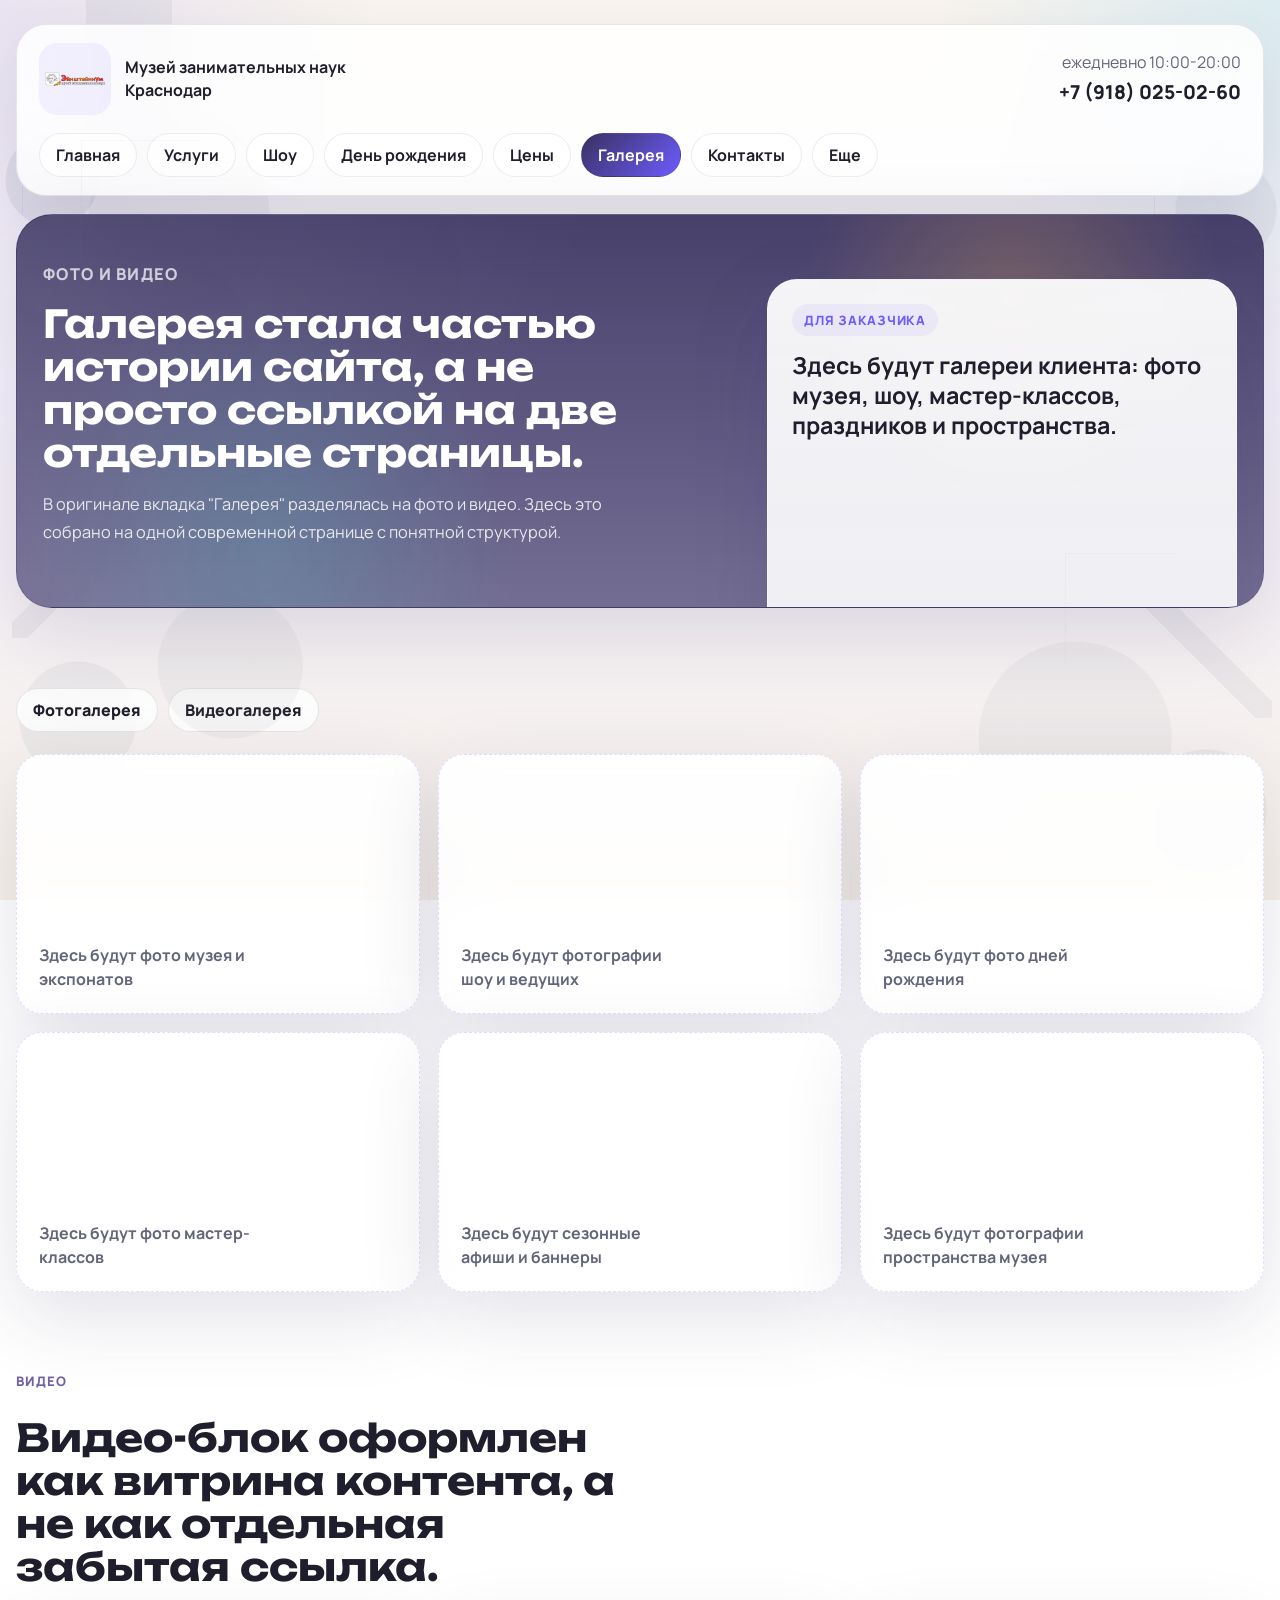
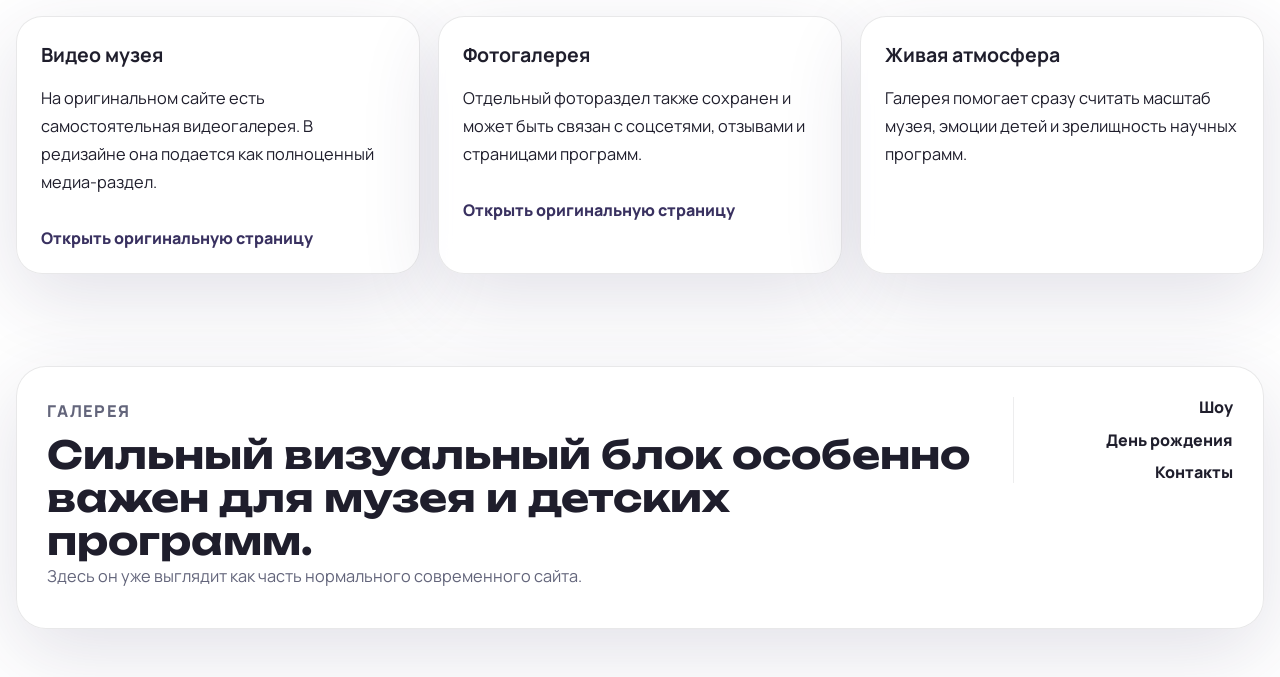
<file: gallery.html>
<!DOCTYPE html>
<html lang="ru">
<head>
  <meta charset="UTF-8">
  <meta name="viewport" content="width=device-width, initial-scale=1.0">
  <title>ЭйнштейниУм | Галерея</title>
  <link rel="preconnect" href="https://fonts.googleapis.com">
  <link rel="preconnect" href="https://fonts.gstatic.com" crossorigin>
  <link href="https://fonts.googleapis.com/css2?family=Manrope:wght@400;500;600;700;800&family=Unbounded:wght@500;700&display=swap" rel="stylesheet">
  <link rel="stylesheet" href="./styles.css">
</head>
<body>
  <div class="site-shell">
    <header class="site-header">
      <div class="topline">
        <a class="brand" href="./index.html">
          <img src="./assets/logo33.png" alt="ЭйнштейниУм">
          <span>Музей занимательных наук<br>Краснодар</span>
        </a>
        <div class="header-meta">
          <p>ежедневно 10:00-20:00</p>
          <a href="tel:+79180250260">+7 (918) 025-02-60</a>
        </div>
      </div>
      <nav class="main-nav" aria-label="Основная навигация">
        <a href="./index.html">Главная</a>
        <a href="./uslugi.html">Услуги</a>
        <a href="./show.html">Шоу</a>
        <a href="./birthday.html">День рождения</a>
        <a href="./prices.html">Цены</a>
        <a class="is-active" href="./gallery.html">Галерея</a>
        <a href="./contacts.html">Контакты</a>
        <a href="./about.html">Еще</a>
      </nav>
    </header>

    <main>
      <section class="page-hero">
        <div class="page-hero-grid">
          <div class="page-hero-copy">
            <p class="eyebrow light">Фото и видео</p>
            <h1>Галерея стала частью истории сайта, а не просто ссылкой на две отдельные страницы.</h1>
            <p>В оригинале вкладка "Галерея" разделялась на фото и видео. Здесь это собрано на одной современной странице с понятной структурой.</p>
          </div>
          <div class="page-hero-art placeholder-art">
            <div class="placeholder-card placeholder-card-large">
              <span class="placeholder-kicker">Для заказчика</span>
              <strong>Здесь будут галереи клиента: фото музея, шоу, мастер-классов, праздников и пространства.</strong>
            </div>
          </div>
        </div>
      </section>

      <section class="section">
        <div class="gallery-switch">
          <a href="#photo">Фотогалерея</a>
          <a href="#video">Видеогалерея</a>
        </div>
        <div class="photo-grid" id="photo">
          <div class="gallery-photo tall placeholder-photo"><span>Здесь будут фото музея и экспонатов</span></div>
          <div class="gallery-photo wide placeholder-photo"><span>Здесь будут фотографии шоу и ведущих</span></div>
          <div class="gallery-photo tall placeholder-photo"><span>Здесь будут фото дней рождения</span></div>
          <div class="gallery-photo wide placeholder-photo"><span>Здесь будут фото мастер-классов</span></div>
          <div class="gallery-photo wide placeholder-photo"><span>Здесь будут сезонные афиши и баннеры</span></div>
          <div class="gallery-photo tall placeholder-photo"><span>Здесь будут фотографии пространства музея</span></div>
        </div>
      </section>

      <section class="section" id="video">
        <div class="section-head">
          <p class="eyebrow">Видео</p>
          <h2>Видео-блок оформлен как витрина контента, а не как отдельная забытая ссылка.</h2>
        </div>
        <div class="video-grid">
          <article class="video-card">
            <h3>Видео музея</h3>
            <p>На оригинальном сайте есть самостоятельная видеогалерея. В редизайне она подается как полноценный медиа-раздел.</p>
            <a class="text-link" href="https://centr-nauk.ru/video.html" target="_blank" rel="noreferrer">Открыть оригинальную страницу</a>
          </article>
          <article class="video-card">
            <h3>Фотогалерея</h3>
            <p>Отдельный фотораздел также сохранен и может быть связан с соцсетями, отзывами и страницами программ.</p>
            <a class="text-link" href="https://centr-nauk.ru/foto.html" target="_blank" rel="noreferrer">Открыть оригинальную страницу</a>
          </article>
          <article class="video-card">
            <h3>Живая атмосфера</h3>
            <p>Галерея помогает сразу считать масштаб музея, эмоции детей и зрелищность научных программ.</p>
          </article>
        </div>
      </section>
    </main>

    <footer class="site-footer">
      <div>
        <p class="eyebrow">Галерея</p>
        <h2>Сильный визуальный блок особенно важен для музея и детских программ.</h2>
        <p>Здесь он уже выглядит как часть нормального современного сайта.</p>
      </div>
      <div class="footer-links">
        <a href="./show.html">Шоу</a>
        <a href="./birthday.html">День рождения</a>
        <a href="./contacts.html">Контакты</a>
      </div>
    </footer>
  </div>
  <script src="./app.js"></script>
</body>
</html>
</file>
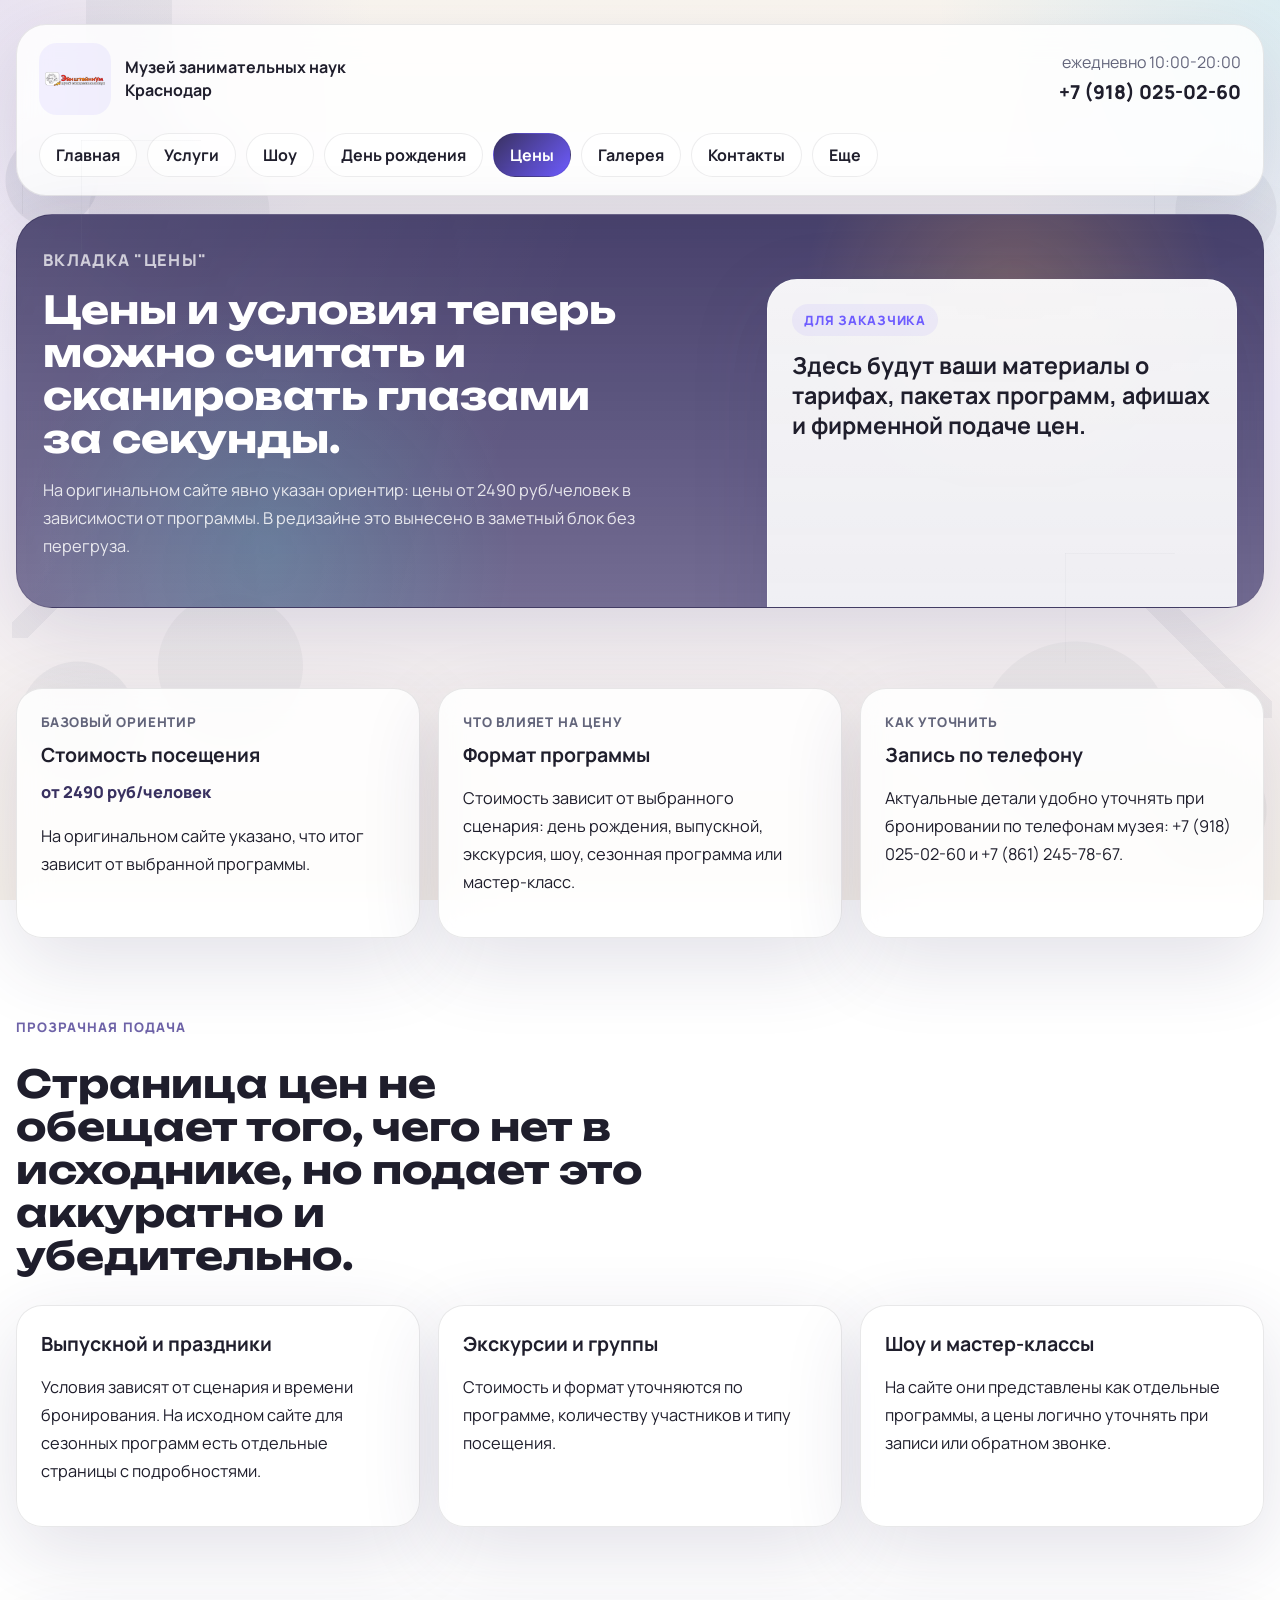
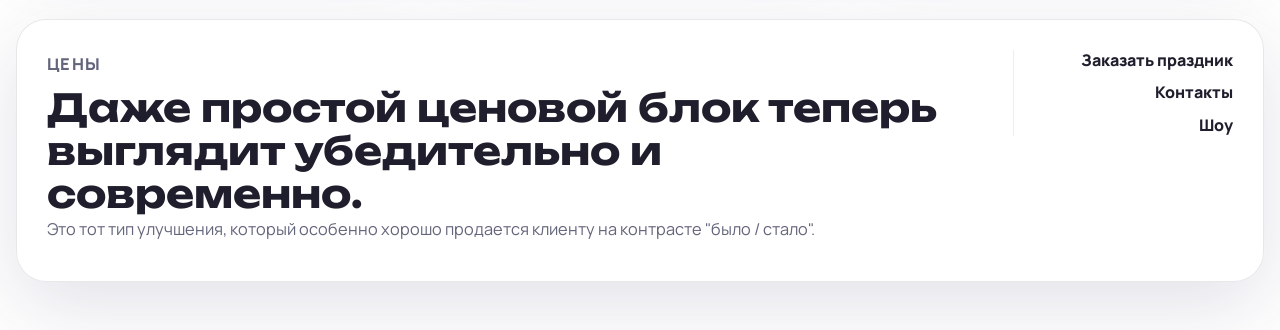
<file: prices.html>
<!DOCTYPE html>
<html lang="ru">
<head>
  <meta charset="UTF-8">
  <meta name="viewport" content="width=device-width, initial-scale=1.0">
  <title>ЭйнштейниУм | Цены</title>
  <link rel="preconnect" href="https://fonts.googleapis.com">
  <link rel="preconnect" href="https://fonts.gstatic.com" crossorigin>
  <link href="https://fonts.googleapis.com/css2?family=Manrope:wght@400;500;600;700;800&family=Unbounded:wght@500;700&display=swap" rel="stylesheet">
  <link rel="stylesheet" href="./styles.css">
</head>
<body>
  <div class="site-shell">
    <header class="site-header">
      <div class="topline">
        <a class="brand" href="./index.html">
          <img src="./assets/logo33.png" alt="ЭйнштейниУм">
          <span>Музей занимательных наук<br>Краснодар</span>
        </a>
        <div class="header-meta">
          <p>ежедневно 10:00-20:00</p>
          <a href="tel:+79180250260">+7 (918) 025-02-60</a>
        </div>
      </div>
      <nav class="main-nav" aria-label="Основная навигация">
        <a href="./index.html">Главная</a>
        <a href="./uslugi.html">Услуги</a>
        <a href="./show.html">Шоу</a>
        <a href="./birthday.html">День рождения</a>
        <a class="is-active" href="./prices.html">Цены</a>
        <a href="./gallery.html">Галерея</a>
        <a href="./contacts.html">Контакты</a>
        <a href="./about.html">Еще</a>
      </nav>
    </header>

    <main>
      <section class="page-hero">
        <div class="page-hero-grid">
          <div class="page-hero-copy">
            <p class="eyebrow light">Вкладка "Цены"</p>
            <h1>Цены и условия теперь можно считать и сканировать глазами за секунды.</h1>
            <p>На оригинальном сайте явно указан ориентир: цены от 2490 руб/человек в зависимости от программы. В редизайне это вынесено в заметный блок без перегруза.</p>
          </div>
          <div class="page-hero-art placeholder-art">
            <div class="placeholder-card placeholder-card-large">
              <span class="placeholder-kicker">Для заказчика</span>
              <strong>Здесь будут ваши материалы о тарифах, пакетах программ, афишах и фирменной подаче цен.</strong>
            </div>
          </div>
        </div>
      </section>

      <section class="section price-grid">
        <article class="price-strip">
          <small>Базовый ориентир</small>
          <h3>Стоимость посещения</h3>
          <p class="price-value">от 2490 руб/человек</p>
          <p>На оригинальном сайте указано, что итог зависит от выбранной программы.</p>
        </article>
        <article class="price-strip">
          <small>Что влияет на цену</small>
          <h3>Формат программы</h3>
          <p>Стоимость зависит от выбранного сценария: день рождения, выпускной, экскурсия, шоу, сезонная программа или мастер-класс.</p>
        </article>
        <article class="price-strip">
          <small>Как уточнить</small>
          <h3>Запись по телефону</h3>
          <p>Актуальные детали удобно уточнять при бронировании по телефонам музея: +7 (918) 025-02-60 и +7 (861) 245-78-67.</p>
        </article>
      </section>

      <section class="section">
        <div class="section-head">
          <p class="eyebrow">Прозрачная подача</p>
          <h2>Страница цен не обещает того, чего нет в исходнике, но подает это аккуратно и убедительно.</h2>
        </div>
        <div class="detail-grid three">
          <article class="detail-card">
            <h3>Выпускной и праздники</h3>
            <p>Условия зависят от сценария и времени бронирования. На исходном сайте для сезонных программ есть отдельные страницы с подробностями.</p>
          </article>
          <article class="detail-card">
            <h3>Экскурсии и группы</h3>
            <p>Стоимость и формат уточняются по программе, количеству участников и типу посещения.</p>
          </article>
          <article class="detail-card">
            <h3>Шоу и мастер-классы</h3>
            <p>На сайте они представлены как отдельные программы, а цены логично уточнять при записи или обратном звонке.</p>
          </article>
        </div>
      </section>
    </main>

    <footer class="site-footer">
      <div>
        <p class="eyebrow">Цены</p>
        <h2>Даже простой ценовой блок теперь выглядит убедительно и современно.</h2>
        <p>Это тот тип улучшения, который особенно хорошо продается клиенту на контрасте "было / стало".</p>
      </div>
      <div class="footer-links">
        <a href="./birthday.html">Заказать праздник</a>
        <a href="./contacts.html">Контакты</a>
        <a href="./show.html">Шоу</a>
      </div>
    </footer>
  </div>
  <script src="./app.js"></script>
</body>
</html>
</file>
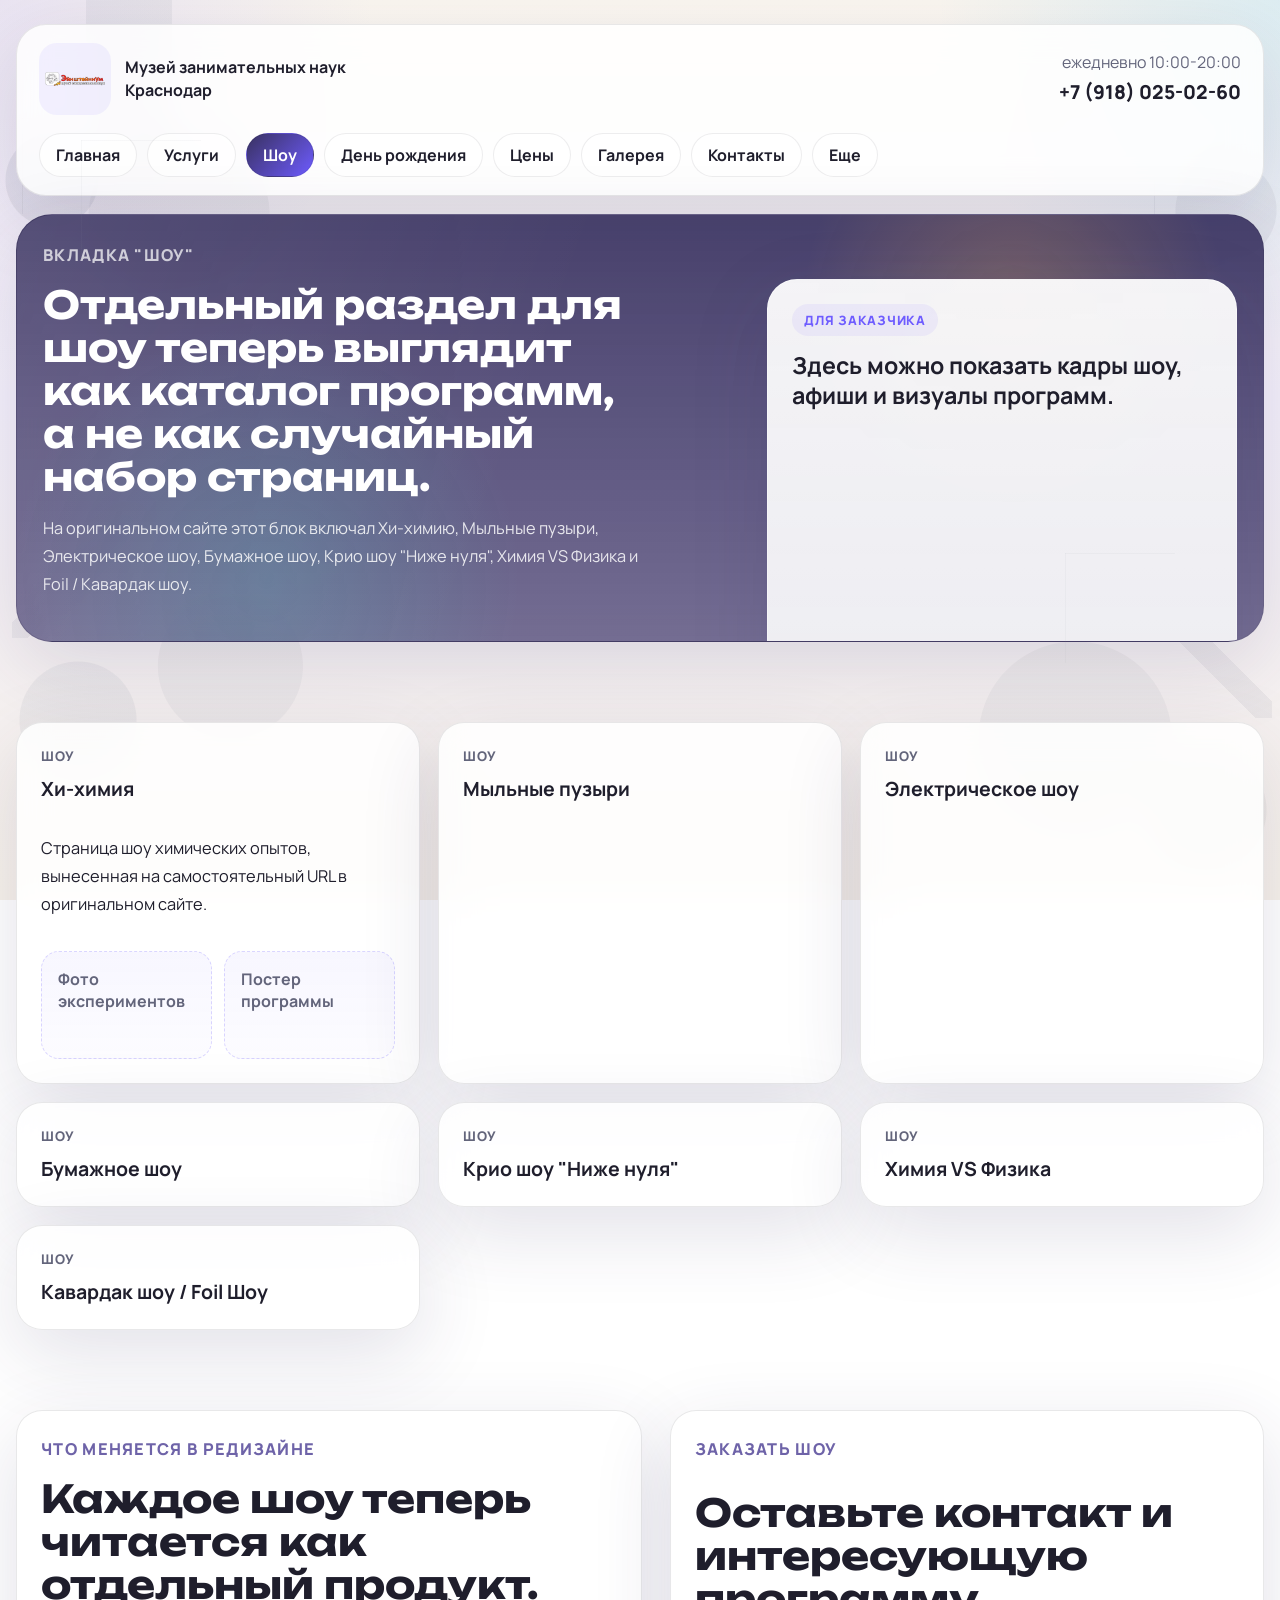
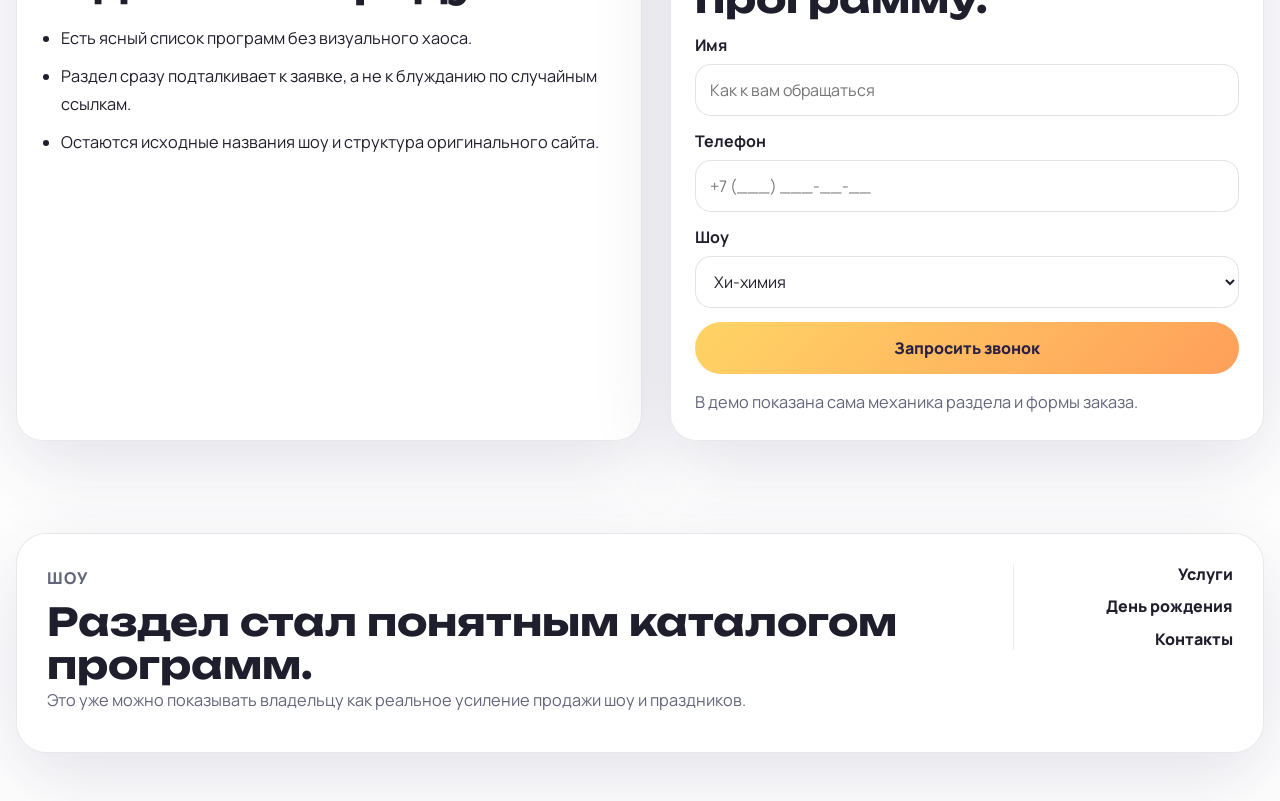
<file: show.html>
<!DOCTYPE html>
<html lang="ru">
<head>
  <meta charset="UTF-8">
  <meta name="viewport" content="width=device-width, initial-scale=1.0">
  <title>ЭйнштейниУм | Шоу</title>
  <link rel="preconnect" href="https://fonts.googleapis.com">
  <link rel="preconnect" href="https://fonts.gstatic.com" crossorigin>
  <link href="https://fonts.googleapis.com/css2?family=Manrope:wght@400;500;600;700;800&family=Unbounded:wght@500;700&display=swap" rel="stylesheet">
  <link rel="stylesheet" href="./styles.css">
</head>
<body>
  <div class="site-shell">
    <header class="site-header">
      <div class="topline">
        <a class="brand" href="./index.html">
          <img src="./assets/logo33.png" alt="ЭйнштейниУм">
          <span>Музей занимательных наук<br>Краснодар</span>
        </a>
        <div class="header-meta">
          <p>ежедневно 10:00-20:00</p>
          <a href="tel:+79180250260">+7 (918) 025-02-60</a>
        </div>
      </div>
      <nav class="main-nav" aria-label="Основная навигация">
        <a href="./index.html">Главная</a>
        <a href="./uslugi.html">Услуги</a>
        <a class="is-active" href="./show.html">Шоу</a>
        <a href="./birthday.html">День рождения</a>
        <a href="./prices.html">Цены</a>
        <a href="./gallery.html">Галерея</a>
        <a href="./contacts.html">Контакты</a>
        <a href="./about.html">Еще</a>
      </nav>
    </header>

    <main>
      <section class="page-hero">
        <div class="page-hero-grid">
          <div class="page-hero-copy">
            <p class="eyebrow light">Вкладка "Шоу"</p>
            <h1>Отдельный раздел для шоу теперь выглядит как каталог программ, а не как случайный набор страниц.</h1>
            <p>На оригинальном сайте этот блок включал Хи-химию, Мыльные пузыри, Электрическое шоу, Бумажное шоу, Крио шоу "Ниже нуля", Химия VS Физика и Foil / Кавардак шоу.</p>
          </div>
          <div class="page-hero-art placeholder-art">
            <div class="placeholder-card placeholder-card-large">
              <span class="placeholder-kicker">Для заказчика</span>
              <strong>Здесь можно показать кадры шоу, афиши и визуалы программ.</strong>
            </div>
          </div>
        </div>
      </section>

      <section class="section">
        <div class="detail-grid three">
          <details class="detail-card detail-expand" open>
            <summary><small>Шоу</small><h3>Хи-химия</h3></summary>
            <div class="detail-body"><p>Страница шоу химических опытов, вынесенная на самостоятельный URL в оригинальном сайте.</p><div class="detail-gallery"><div>Фото экспериментов</div><div>Постер программы</div></div></div>
          </details>
          <details class="detail-card detail-expand">
            <summary><small>Шоу</small><h3>Мыльные пузыри</h3></summary>
            <div class="detail-body"><p>Отдельная программа шоу мыльных пузырей с собственной заявкой на посещение.</p><div class="detail-gallery"><div>Фото пузырей</div><div>Сцена и ведущий</div></div></div>
          </details>
          <details class="detail-card detail-expand">
            <summary><small>Шоу</small><h3>Электрическое шоу</h3></summary>
            <div class="detail-body"><p>На исходной странице подается как электрическое шоу Тесла в музее "ЭйнштейниУм".</p><div class="detail-gallery"><div>Катушки и молнии</div><div>Фото зала</div></div></div>
          </details>
          <details class="detail-card detail-expand">
            <summary><small>Шоу</small><h3>Бумажное шоу</h3></summary>
            <div class="detail-body"><p>Самостоятельная программа, связанная с бумажным шоу и фольгой, вынесенная в меню шоу.</p><div class="detail-gallery"><div>Бумажное шоу</div><div>Фольга и сцена</div></div></div>
          </details>
          <details class="detail-card detail-expand">
            <summary><small>Шоу</small><h3>Крио шоу "Ниже нуля"</h3></summary>
            <div class="detail-body"><p>Крио программа музея с отдельной страницей и заявкой на сайте.</p><div class="detail-gallery"><div>Крио-эффекты</div><div>Визуалы программы</div></div></div>
          </details>
          <details class="detail-card detail-expand">
            <summary><small>Шоу</small><h3>Химия VS Физика</h3></summary>
            <div class="detail-body"><p>Шоу химических опытов "Химия VS Физика" как отдельный формат программы музея.</p><div class="detail-gallery"><div>Сравнение форматов</div><div>Промо-фото</div></div></div>
          </details>
          <details class="detail-card detail-expand">
            <summary><small>Шоу</small><h3>Кавардак шоу / Foil Шоу</h3></summary>
            <div class="detail-body"><p>На одной из страниц исходного сайта программа подается как "Кавардак шоу" и отдельный Foil Шоу формат.</p><div class="detail-gallery"><div>Афиша шоу</div><div>Фото выступления</div></div></div>
          </details>
        </div>
      </section>

      <section class="section two-column-band">
        <div class="accent-panel">
          <p class="eyebrow">Что меняется в редизайне</p>
          <h2>Каждое шоу теперь читается как отдельный продукт.</h2>
          <ul class="bullet-list">
            <li>Есть ясный список программ без визуального хаоса.</li>
            <li>Раздел сразу подталкивает к заявке, а не к блужданию по случайным ссылкам.</li>
            <li>Остаются исходные названия шоу и структура оригинального сайта.</li>
          </ul>
        </div>
        <form class="lead-form" data-success="Заявка на шоу сохранена в демо-версии.">
          <p class="eyebrow">Заказать шоу</p>
          <h2>Оставьте контакт и интересующую программу.</h2>
          <label>
            <span>Имя</span>
            <input type="text" name="name" placeholder="Как к вам обращаться" required>
          </label>
          <label>
            <span>Телефон</span>
            <input type="tel" name="phone" placeholder="+7 (___) ___-__-__" required>
          </label>
          <label>
            <span>Шоу</span>
            <select name="show">
              <option>Хи-химия</option>
              <option>Мыльные пузыри</option>
              <option>Электрическое шоу</option>
              <option>Бумажное шоу</option>
              <option>Крио шоу "Ниже нуля"</option>
              <option>Химия VS Физика</option>
              <option>Кавардак шоу / Foil</option>
            </select>
          </label>
          <button class="button button-primary" type="submit">Запросить звонок</button>
          <p class="form-note">В демо показана сама механика раздела и формы заказа.</p>
        </form>
      </section>
    </main>

    <footer class="site-footer">
      <div>
        <p class="eyebrow">Шоу</p>
        <h2>Раздел стал понятным каталогом программ.</h2>
        <p>Это уже можно показывать владельцу как реальное усиление продажи шоу и праздников.</p>
      </div>
      <div class="footer-links">
        <a href="./uslugi.html">Услуги</a>
        <a href="./birthday.html">День рождения</a>
        <a href="./contacts.html">Контакты</a>
      </div>
    </footer>
  </div>
  <script src="./app.js"></script>
</body>
</html>
</file>
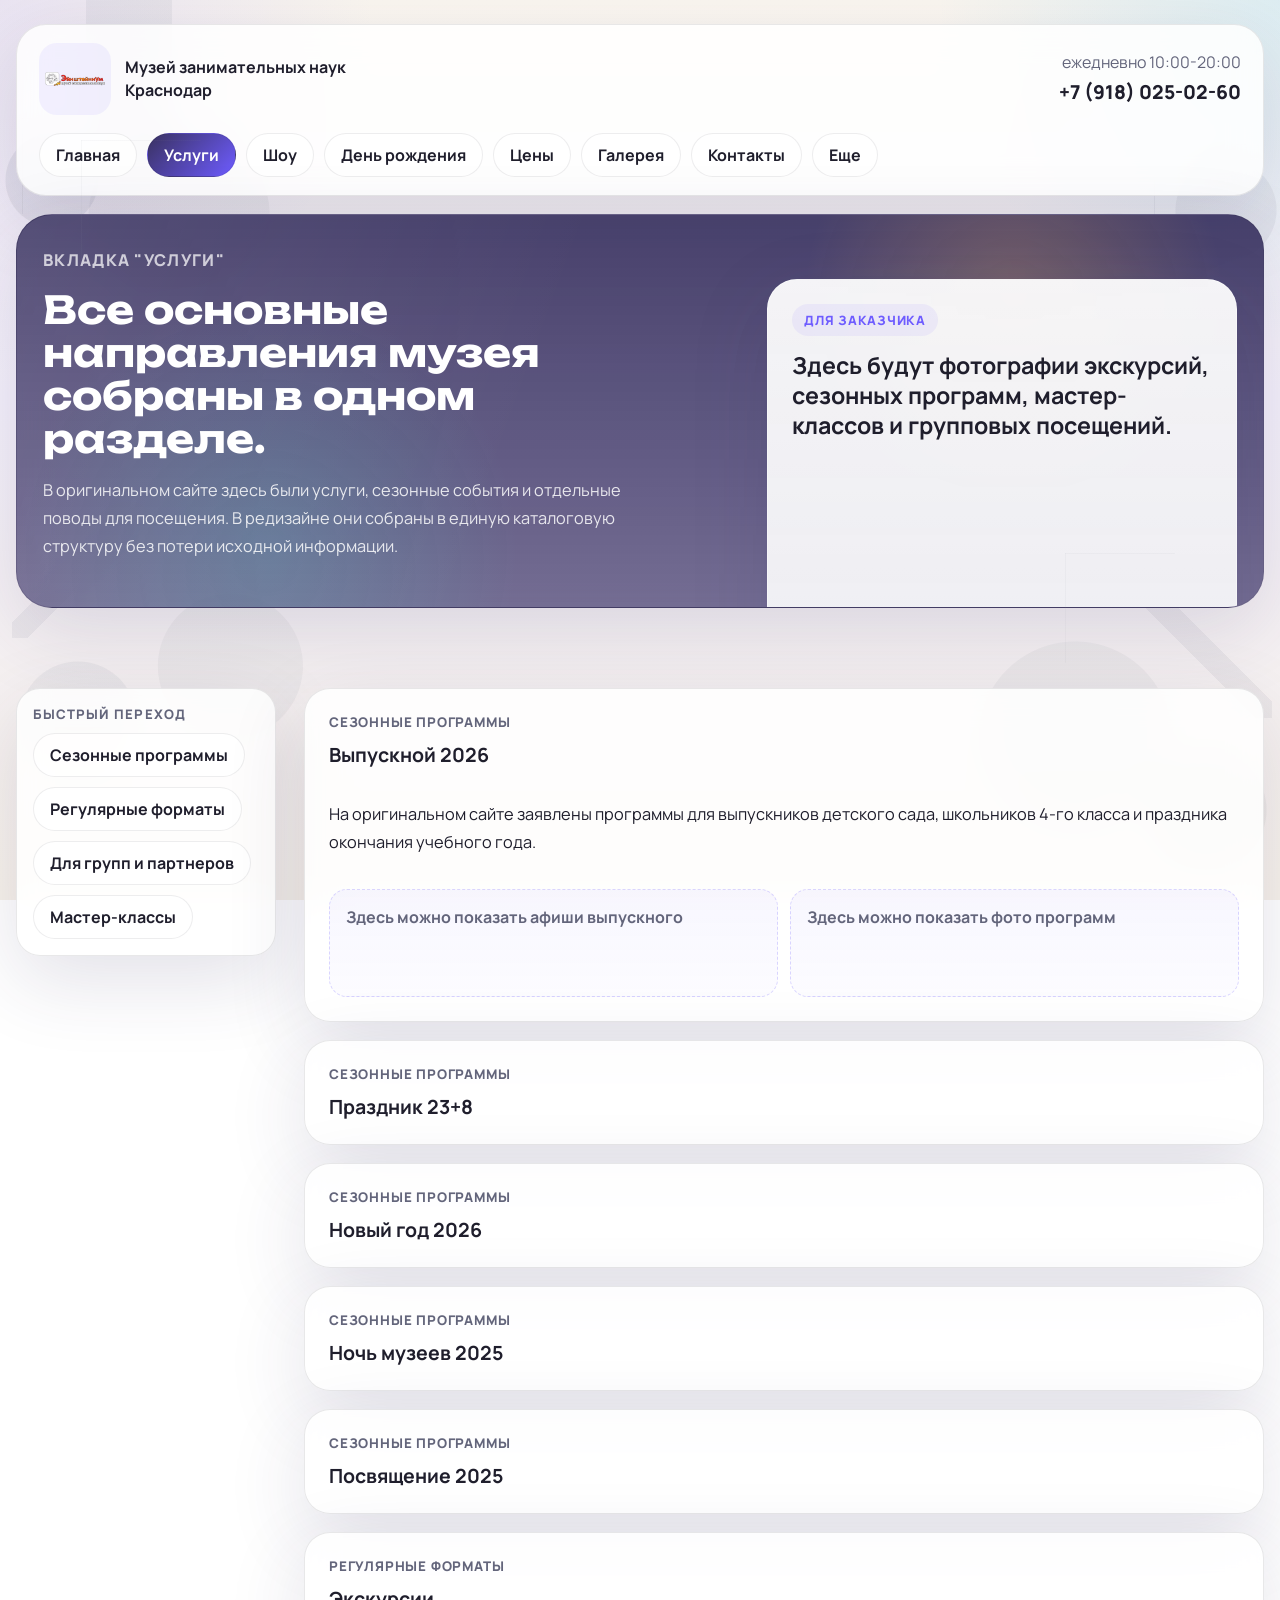
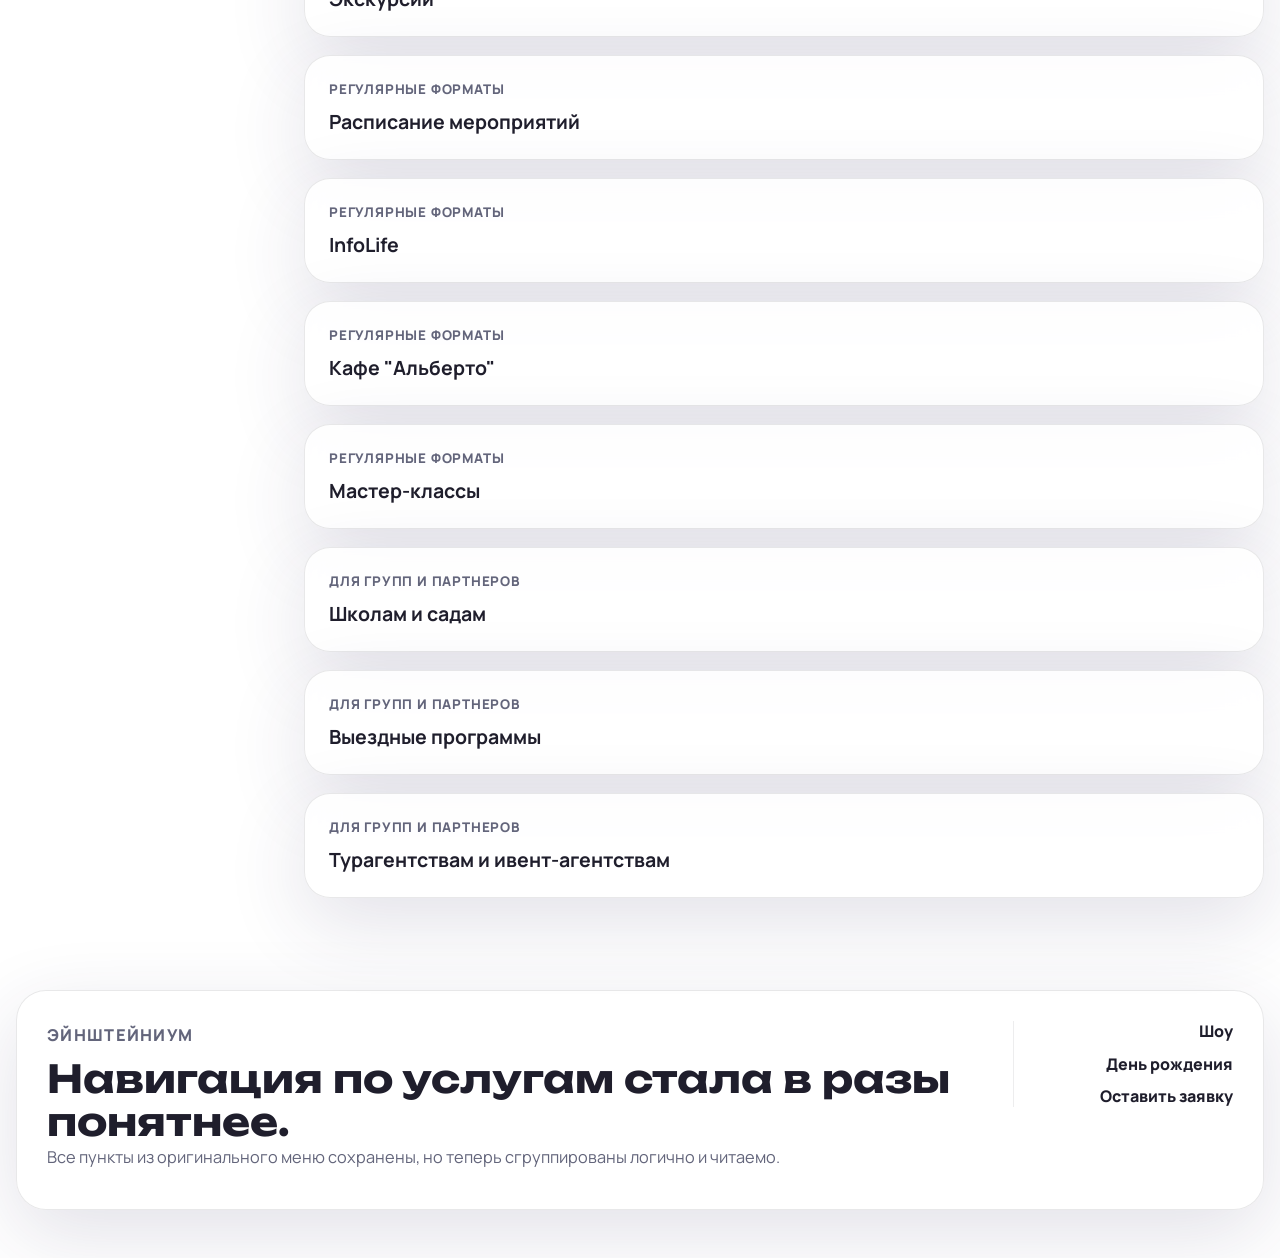
<file: uslugi.html>
<!DOCTYPE html>
<html lang="ru">
<head>
  <meta charset="UTF-8">
  <meta name="viewport" content="width=device-width, initial-scale=1.0">
  <title>ЭйнштейниУм | Услуги</title>
  <link rel="preconnect" href="https://fonts.googleapis.com">
  <link rel="preconnect" href="https://fonts.gstatic.com" crossorigin>
  <link href="https://fonts.googleapis.com/css2?family=Manrope:wght@400;500;600;700;800&family=Unbounded:wght@500;700&display=swap" rel="stylesheet">
  <link rel="stylesheet" href="./styles.css">
</head>
<body>
  <div class="site-shell">
    <header class="site-header">
      <div class="topline">
        <a class="brand" href="./index.html">
          <img src="./assets/logo33.png" alt="ЭйнштейниУм">
          <span>Музей занимательных наук<br>Краснодар</span>
        </a>
        <div class="header-meta">
          <p>ежедневно 10:00-20:00</p>
          <a href="tel:+79180250260">+7 (918) 025-02-60</a>
        </div>
      </div>
      <nav class="main-nav" aria-label="Основная навигация">
        <a href="./index.html">Главная</a>
        <a class="is-active" href="./uslugi.html">Услуги</a>
        <a href="./show.html">Шоу</a>
        <a href="./birthday.html">День рождения</a>
        <a href="./prices.html">Цены</a>
        <a href="./gallery.html">Галерея</a>
        <a href="./contacts.html">Контакты</a>
        <a href="./about.html">Еще</a>
      </nav>
    </header>

    <main>
      <section class="page-hero">
        <div class="page-hero-grid">
          <div class="page-hero-copy">
            <p class="eyebrow light">Вкладка "Услуги"</p>
            <h1>Все основные направления музея собраны в одном разделе.</h1>
            <p>
              В оригинальном сайте здесь были услуги, сезонные события и отдельные поводы для посещения.
              В редизайне они собраны в единую каталоговую структуру без потери исходной информации.
            </p>
          </div>
          <div class="page-hero-art placeholder-art">
            <div class="placeholder-card placeholder-card-large">
              <span class="placeholder-kicker">Для заказчика</span>
              <strong>Здесь будут фотографии экскурсий, сезонных программ, мастер-классов и групповых посещений.</strong>
            </div>
          </div>
        </div>
      </section>

      <section class="section service-layout">
        <aside class="subnav">
          <span class="subnav-title">Быстрый переход</span>
          <a href="#season">Сезонные программы</a>
          <a href="#regular">Регулярные форматы</a>
          <a href="#partners">Для групп и партнеров</a>
          <a href="#master">Мастер-классы</a>
        </aside>

        <div class="detail-grid">
          <details class="detail-card detail-expand" id="season" open>
            <summary>
              <small>Сезонные программы</small>
              <h3>Выпускной 2026</h3>
            </summary>
            <div class="detail-body">
              <p>На оригинальном сайте заявлены программы для выпускников детского сада, школьников 4-го класса и праздника окончания учебного года.</p>
              <div class="detail-gallery">
                <div>Здесь можно показать афиши выпускного</div>
                <div>Здесь можно показать фото программ</div>
              </div>
            </div>
          </details>
          <details class="detail-card detail-expand">
            <summary><small>Сезонные программы</small><h3>Праздник 23+8</h3></summary>
            <div class="detail-body"><p>Формат "НЕИГРЫ", где девчонки и мальчишки сходятся в веселом соревновательном празднике между праздниками.</p><div class="detail-gallery"><div>Фото ведущих</div><div>Фото интерактивов</div></div></div>
          </details>
          <details class="detail-card detail-expand">
            <summary><small>Сезонные программы</small><h3>Новый год 2026</h3></summary>
            <div class="detail-body"><p>Отдельная праздничная программа музея, вынесенная на самостоятельную страницу и в основное меню услуг.</p><div class="detail-gallery"><div>Новогодняя афиша</div><div>Фото праздничного зала</div></div></div>
          </details>
          <details class="detail-card detail-expand">
            <summary><small>Сезонные программы</small><h3>Ночь музеев 2025</h3></summary>
            <div class="detail-body"><p>Специальное событие музея, которое на исходном сайте было оформлено как отдельная страница и важный инфоповод.</p><div class="detail-gallery"><div>Фото события</div><div>Ночной маршрут</div></div></div>
          </details>
          <details class="detail-card detail-expand">
            <summary><small>Сезонные программы</small><h3>Посвящение 2025</h3></summary>
            <div class="detail-body"><p>Программа "Первый звонок" и посвящение, вынесенные в отдельный раздел для осеннего школьного сезона.</p><div class="detail-gallery"><div>Афиша события</div><div>Фото школьных групп</div></div></div>
          </details>

          <details class="detail-card detail-expand" id="regular">
            <summary><small>Регулярные форматы</small><h3 id="ekskursii">Экскурсии</h3></summary>
            <div class="detail-body"><p>Индивидуальные и групповые экскурсии по музею для семей, школ и организованных групп с сопровождением экскурсоводов.</p><div class="detail-gallery"><div>Маршрут по музею</div><div>Группы и классы</div></div></div>
          </details>
          <details class="detail-card detail-expand">
            <summary><small>Регулярные форматы</small><h3>Расписание мероприятий</h3></summary>
            <div class="detail-body"><p>Отдельная страница со списком предстоящих мероприятий 2026 года и важной информацией для гостей музея.</p><div class="detail-gallery"><div>Календарь событий</div><div>Промо-блоки</div></div></div>
          </details>
          <details class="detail-card detail-expand">
            <summary><small>Регулярные форматы</small><h3>InfoLife</h3></summary>
            <div class="detail-body"><p>Тестирование по отпечаткам пальцев, которое на оригинальном сайте оформлено как самостоятельная услуга.</p><div class="detail-gallery"><div>Пояснение услуги</div><div>Фото процесса</div></div></div>
          </details>
          <details class="detail-card detail-expand">
            <summary><small>Регулярные форматы</small><h3>Кафе "Альберто"</h3></summary>
            <div class="detail-body"><p>На территории музея работает кафе-пиццерия "Альберто", которое упоминается и в услугах, и в разделе "Еще".</p><div class="detail-gallery"><div>Интерьер кафе</div><div>Меню и посадка</div></div></div>
          </details>
          <details class="detail-card detail-expand" id="master">
            <summary><small>Регулярные форматы</small><h3>Мастер-классы</h3></summary>
            <div class="detail-body"><p>На сайте указаны форматы вроде полимерных червяков, лавы-лампы, молекулы будущего, космоса в баночке и росписи шоперов.</p><div class="detail-gallery"><div>Результаты работ</div><div>Фото мастер-классов</div></div></div>
          </details>

          <details class="detail-card detail-expand" id="partners">
            <summary><small>Для групп и партнеров</small><h3>Школам и садам</h3></summary>
            <div class="detail-body"><p>Отдельное предложение для школьных и дошкольных групп, которым музей предлагает организованные посещения.</p><div class="detail-gallery"><div>Школьные визиты</div><div>Пакеты программ</div></div></div>
          </details>
          <details class="detail-card detail-expand">
            <summary><small>Для групп и партнеров</small><h3>Выездные программы</h3></summary>
            <div class="detail-body"><p>На исходном сайте есть специальная страница выездных программ музея как отдельного формата работы.</p><div class="detail-gallery"><div>Сцена на выезде</div><div>Мобильные форматы</div></div></div>
          </details>
          <details class="detail-card detail-expand">
            <summary><small>Для групп и партнеров</small><h3>Турагентствам и ивент-агентствам</h3></summary>
            <div class="detail-body"><p>Музей отдельно работает с партнерами и оформляет эти предложения самостоятельными страницами сайта.</p><div class="detail-gallery"><div>Партнерская презентация</div><div>Групповые сценарии</div></div></div>
          </details>
        </div>
      </section>
    </main>

    <footer class="site-footer">
      <div>
        <p class="eyebrow">ЭйнштейниУм</p>
        <h2>Навигация по услугам стала в разы понятнее.</h2>
        <p>Все пункты из оригинального меню сохранены, но теперь сгруппированы логично и читаемо.</p>
      </div>
      <div class="footer-links">
        <a href="./show.html">Шоу</a>
        <a href="./birthday.html">День рождения</a>
        <a href="./contacts.html">Оставить заявку</a>
      </div>
    </footer>
  </div>
  <script src="./app.js"></script>
</body>
</html>
</file>
<file: styles.css>
:root {
  --bg: #f7f2ea;
  --bg-2: #f1eef8;
  --surface: rgba(255, 255, 255, 0.84);
  --surface-strong: rgba(255, 255, 255, 0.94);
  --line: rgba(31, 30, 44, 0.1);
  --text: #1f1e2c;
  --muted: #63657b;
  --purple: #6e5cff;
  --purple-dark: #393160;
  --blue: #08a8ff;
  --cyan: #47d5ce;
  --amber: #ffb94f;
  --green: #72c661;
  --red: #ff7077;
  --radius: 28px;
  --shadow: 0 24px 80px rgba(52, 42, 92, 0.14);
}

*,
*::before,
*::after {
  box-sizing: border-box;
}

html {
  scroll-behavior: smooth;
}

body {
  margin: 0;
  font-family: "Manrope", sans-serif;
  color: var(--text);
  background:
    radial-gradient(circle at top left, rgba(110, 92, 255, 0.12), transparent 24%),
    radial-gradient(circle at top right, rgba(8, 168, 255, 0.12), transparent 22%),
    linear-gradient(180deg, #fbf7f0 0%, #f4f0fb 44%, #f7f2ea 100%);
  background-attachment: fixed;
}

body::before,
body::after {
  position: fixed;
  top: 0;
  bottom: 0;
  width: 180px;
  z-index: 0;
  pointer-events: none;
  opacity: 0.9;
}

body::before {
  content: "";
  left: 0;
  background:
    radial-gradient(circle at 52px 180px, rgba(110, 116, 132, 0.13) 0 46px, transparent 47px),
    radial-gradient(circle at 132px 320px, rgba(110, 116, 132, 0.1) 0 18px, transparent 19px),
    linear-gradient(rgba(136, 141, 155, 0.12) 1px, transparent 1px) 22px 118px / 96px 96px no-repeat,
    linear-gradient(90deg, rgba(136, 141, 155, 0.12) 1px, transparent 1px) 22px 118px / 96px 96px no-repeat,
    linear-gradient(135deg, transparent 44%, rgba(136, 141, 155, 0.12) 44%, rgba(136, 141, 155, 0.12) 56%, transparent 56%) 12px 508px / 130px 130px no-repeat,
    radial-gradient(circle at 78px 720px, rgba(136, 141, 155, 0.1) 0 58px, transparent 59px),
    linear-gradient(rgba(136, 141, 155, 0.12) 1px, transparent 1px) 46px 1020px / 72px 72px no-repeat,
    linear-gradient(90deg, rgba(136, 141, 155, 0.12) 1px, transparent 1px) 46px 1020px / 72px 72px no-repeat,
    radial-gradient(circle at 118px 1240px, rgba(136, 141, 155, 0.12) 0 24px, transparent 25px),
    conic-gradient(from 0deg at 86px 1440px, rgba(136, 141, 155, 0.12) 0 25%, transparent 25% 100%) 0 0 / 172px 172px no-repeat;
}

body::after {
  content: "";
  right: 0;
  background:
    radial-gradient(circle at 126px 210px, rgba(136, 141, 155, 0.12) 0 50px, transparent 51px),
    radial-gradient(circle at 54px 360px, rgba(136, 141, 155, 0.1) 0 16px, transparent 17px),
    linear-gradient(rgba(136, 141, 155, 0.12) 1px, transparent 1px) 54px 144px / 92px 92px no-repeat,
    linear-gradient(90deg, rgba(136, 141, 155, 0.12) 1px, transparent 1px) 54px 144px / 92px 92px no-repeat,
    linear-gradient(45deg, transparent 44%, rgba(136, 141, 155, 0.12) 44%, rgba(136, 141, 155, 0.12) 56%, transparent 56%) 38px 584px / 134px 134px no-repeat,
    radial-gradient(circle at 106px 810px, rgba(136, 141, 155, 0.1) 0 60px, transparent 61px),
    linear-gradient(rgba(136, 141, 155, 0.12) 1px, transparent 1px) 62px 1100px / 76px 76px no-repeat,
    linear-gradient(90deg, rgba(136, 141, 155, 0.12) 1px, transparent 1px) 62px 1100px / 76px 76px no-repeat,
    radial-gradient(circle at 62px 1330px, rgba(136, 141, 155, 0.12) 0 22px, transparent 23px),
    conic-gradient(from 180deg at 92px 1520px, rgba(136, 141, 155, 0.12) 0 25%, transparent 25% 100%) 0 0 / 172px 172px no-repeat;
}

.site-shell::before,
.site-shell::after {
  content: "";
  position: fixed;
  inset: 0;
  pointer-events: none;
  z-index: 0;
}

.site-shell::before {
  background:
    radial-gradient(circle at 14% 24%, rgba(128, 132, 144, 0.08) 0 90px, transparent 91px),
    radial-gradient(circle at 87% 36%, rgba(128, 132, 144, 0.08) 0 110px, transparent 111px),
    radial-gradient(circle at 18% 74%, rgba(128, 132, 144, 0.07) 0 72px, transparent 73px),
    radial-gradient(circle at 84% 82%, rgba(128, 132, 144, 0.07) 0 96px, transparent 97px);
}

.site-shell::after {
  background:
    linear-gradient(rgba(145, 149, 160, 0.06) 1px, transparent 1px) 7% 18% / 120px 120px no-repeat,
    linear-gradient(90deg, rgba(145, 149, 160, 0.06) 1px, transparent 1px) 7% 18% / 120px 120px no-repeat,
    linear-gradient(rgba(145, 149, 160, 0.06) 1px, transparent 1px) 91% 70% / 110px 110px no-repeat,
    linear-gradient(90deg, rgba(145, 149, 160, 0.06) 1px, transparent 1px) 91% 70% / 110px 110px no-repeat;
}

img {
  display: block;
  width: 100%;
}

a {
  color: inherit;
  text-decoration: none;
}

button,
input,
select,
textarea {
  font: inherit;
}

.site-shell {
  width: min(1280px, calc(100% - 32px));
  margin: 0 auto;
  padding: 24px 0 48px;
  position: relative;
  z-index: 1;
}

.site-header,
.hero-panel,
.info-card,
.text-panel,
.mini-panel,
.media-card,
.accent-panel,
.lead-form,
.site-footer,
.page-hero,
.detail-card,
.price-strip,
.contact-panel,
.faq-item,
.gallery-photo,
.video-card,
.subnav,
.feature-list {
  border: 1px solid var(--line);
  background: var(--surface);
  backdrop-filter: blur(16px);
  box-shadow: var(--shadow);
}

.site-header,
.hero-panel,
.page-hero,
.site-footer {
  overflow: hidden;
}

.site-header {
  padding: 18px 22px;
  border-radius: 30px;
  margin-bottom: 18px;
}

.topline {
  display: flex;
  justify-content: space-between;
  gap: 24px;
  align-items: center;
}

.brand {
  display: inline-flex;
  gap: 14px;
  align-items: center;
}

.brand img {
  width: 72px;
  height: 72px;
  object-fit: contain;
  border-radius: 18px;
  background: rgba(110, 92, 255, 0.08);
  padding: 6px;
}

.brand span,
.header-meta p,
.header-meta a {
  line-height: 1.45;
}

.brand span {
  font-weight: 700;
}

.header-meta {
  display: grid;
  gap: 4px;
  text-align: right;
}

.header-meta p {
  margin: 0;
  color: var(--muted);
}

.header-meta a {
  font-size: 1.2rem;
  font-weight: 800;
}

.main-nav,
.subnav {
  display: flex;
  flex-wrap: wrap;
  gap: 10px;
}

.main-nav {
  margin-top: 18px;
}

.utility-strip {
  display: flex;
  flex-wrap: wrap;
  gap: 10px;
  margin-top: 14px;
}

.utility-strip span,
.hero-tags span {
  min-height: 34px;
  padding: 0 12px;
  border-radius: 999px;
  display: inline-flex;
  align-items: center;
  justify-content: center;
  font-size: 0.92rem;
  font-weight: 700;
}

.utility-strip span {
  background: rgba(110, 92, 255, 0.07);
  border: 1px solid rgba(110, 92, 255, 0.08);
  color: var(--purple-dark);
}

.main-nav a,
.subnav a {
  min-height: 44px;
  padding: 0 16px;
  border-radius: 999px;
  display: inline-flex;
  align-items: center;
  justify-content: center;
  font-weight: 700;
  border: 1px solid rgba(31, 30, 44, 0.08);
  background: rgba(255, 255, 255, 0.72);
}

.main-nav a.is-active,
.subnav a.is-active {
  color: #fff;
  background: linear-gradient(135deg, var(--purple-dark), var(--purple));
}

.hero-panel,
.page-hero {
  position: relative;
  padding: 26px;
  border-radius: 36px;
}

.hero-panel::before,
.page-hero::before {
  content: "";
  position: absolute;
  inset: 0;
  background:
    linear-gradient(110deg, rgba(255, 255, 255, 0.08), transparent 42%),
    radial-gradient(circle at 80% 20%, rgba(255, 185, 79, 0.22), transparent 20%),
    radial-gradient(circle at 20% 85%, rgba(71, 213, 206, 0.18), transparent 24%);
  pointer-events: none;
}

.hero-panel {
  background: linear-gradient(180deg, rgba(42, 34, 77, 0.9), rgba(58, 52, 91, 0.72));
}

.page-hero {
  background: linear-gradient(180deg, rgba(52, 45, 92, 0.9), rgba(70, 62, 112, 0.74));
  color: #fff;
}

.hero-grid,
.page-hero-grid,
.split-section,
.two-column-band,
.contact-grid,
.service-layout {
  position: relative;
  z-index: 1;
  display: grid;
  gap: 28px;
}

.hero-grid,
.page-hero-grid {
  grid-template-columns: minmax(0, 1.05fr) minmax(420px, 0.95fr);
  align-items: center;
}

.page-hero-grid {
  min-height: 340px;
}

.hero-copy h1,
.page-hero-copy h1,
.section-head h2,
.site-footer h2,
.lead-form h2,
.accent-panel h2,
.contact-panel h2 {
  margin: 0;
  font-family: "Unbounded", sans-serif;
  letter-spacing: 0;
}

.hero-copy h1 {
  max-width: 11ch;
  font-size: clamp(2.55rem, 4.8vw, 4.9rem);
  line-height: 1.04;
  color: #fff;
}

.hero-tags {
  display: flex;
  flex-wrap: wrap;
  gap: 10px;
  margin-bottom: 16px;
}

.hero-tags span {
  color: rgba(255, 255, 255, 0.88);
  background: rgba(255, 255, 255, 0.09);
  border: 1px solid rgba(255, 255, 255, 0.14);
}

.page-hero-copy h1,
.section-head h2,
.site-footer h2,
.lead-form h2,
.accent-panel h2,
.contact-panel h2 {
  font-size: clamp(2rem, 3vw, 3rem);
  line-height: 1.12;
}

.eyebrow {
  margin: 0 0 14px;
  font-size: 0.82rem;
  font-weight: 800;
  letter-spacing: 0.08em;
  text-transform: uppercase;
  color: #6e63a8;
}

.eyebrow.light {
  color: rgba(255, 255, 255, 0.72);
}

.hero-lead,
.page-hero-copy p,
.info-card p,
.text-panel p,
.mini-panel p,
.media-card p,
.accent-panel p,
.lead-form p,
.site-footer p,
.detail-card p,
.price-strip p,
.contact-panel p,
.faq-item p,
.video-card p,
.feature-list li,
.bullet-list li {
  font-size: 1.02rem;
  line-height: 1.72;
}

.hero-lead {
  margin: 22px 0 0;
  max-width: 58ch;
  color: rgba(255, 255, 255, 0.82);
}

.hero-actions {
  display: flex;
  flex-wrap: wrap;
  gap: 14px;
  margin: 28px 0 26px;
}

.button {
  min-height: 52px;
  padding: 0 22px;
  border: 0;
  border-radius: 999px;
  display: inline-flex;
  align-items: center;
  justify-content: center;
  font-weight: 800;
  cursor: pointer;
}

.button-primary {
  color: #2c2142;
  background: linear-gradient(135deg, #ffd465, #ff9f5a);
}

.button-secondary {
  color: #fff;
  background: rgba(255, 255, 255, 0.08);
  border: 1px solid rgba(255, 255, 255, 0.18);
}

.stats-grid,
.card-grid,
.stack-grid,
.media-grid,
.detail-grid,
.photo-grid,
.video-grid,
.price-grid,
.contact-grid,
.service-grid {
  display: grid;
  gap: 18px;
}

.stats-grid {
  grid-template-columns: repeat(3, minmax(0, 1fr));
  margin: 0;
}

.stats-grid div {
  padding: 18px;
  border-radius: 22px;
  background: rgba(255, 255, 255, 0.1);
  border: 1px solid rgba(255, 255, 255, 0.1);
}

.stats-grid dt {
  margin-bottom: 6px;
  color: #fff;
  font-size: 1.9rem;
  font-weight: 800;
}

.stats-grid dd {
  margin: 0;
  color: rgba(255, 255, 255, 0.78);
}

.hero-visual {
  position: relative;
  min-height: 640px;
}

.photo-main,
.photo-float,
.placeholder-card {
  margin: 0;
  overflow: hidden;
  border-radius: 30px;
  border: 1px solid rgba(255, 255, 255, 0.38);
  box-shadow: var(--shadow);
}

.photo-main {
  width: min(100%, 470px);
  margin-left: auto;
  aspect-ratio: 0.88;
}

.photo-main img,
.photo-float img,
.media-card img,
.gallery-photo img {
  height: 100%;
  object-fit: cover;
}

.photo-float {
  position: absolute;
  width: 220px;
  aspect-ratio: 0.8;
}

.placeholder-stage {
  position: relative;
  min-height: 640px;
}

.placeholder-card {
  position: absolute;
  background:
    linear-gradient(180deg, rgba(255, 255, 255, 0.94), rgba(255, 255, 255, 0.88));
  color: var(--text);
  padding: 24px;
}

.placeholder-card-large {
  right: 0;
  top: 38px;
  width: min(100%, 470px);
  min-height: 420px;
  display: flex;
  flex-direction: column;
  justify-content: flex-start;
  gap: 14px;
}

.placeholder-card-small {
  width: 228px;
  min-height: 180px;
}

.placeholder-card-top {
  left: 8px;
  top: 102px;
  transform: rotate(-4deg);
}

.placeholder-card-bottom {
  left: 40px;
  bottom: 84px;
  transform: rotate(5deg);
}

.placeholder-kicker {
  display: inline-flex;
  width: fit-content;
  min-height: 32px;
  padding: 0 12px;
  align-items: center;
  border-radius: 999px;
  background: rgba(110, 92, 255, 0.08);
  color: var(--purple);
  font-size: 0.8rem;
  font-weight: 800;
  text-transform: uppercase;
  letter-spacing: 0.06em;
}

.placeholder-card strong {
  font-size: 1.45rem;
  line-height: 1.3;
}

.photo-top {
  left: 0;
  top: 42px;
  transform: rotate(-6deg);
}

.photo-bottom {
  left: 36px;
  bottom: 74px;
  transform: rotate(6deg);
}

.note-card {
  position: absolute;
  right: 20px;
  bottom: 20px;
  max-width: 320px;
  padding: 18px 20px;
  border-radius: 22px;
  background: rgba(255, 255, 255, 0.9);
  box-shadow: var(--shadow);
}

.note-card span {
  display: block;
  margin-bottom: 6px;
  color: var(--muted);
}

.section {
  padding-top: 80px;
}

.section-tight {
  padding-top: 28px;
}

.section-head {
  display: grid;
  gap: 12px;
  margin-bottom: 28px;
}

.section-head h2 {
  max-width: 18ch;
}

.section-head.compact {
  margin-bottom: 18px;
}

.card-grid.three,
.media-grid,
.detail-grid.three,
.video-grid,
.price-grid,
.service-grid {
  grid-template-columns: repeat(3, minmax(0, 1fr));
}

.split-section,
.two-column-band,
.contact-grid {
  grid-template-columns: minmax(0, 1fr) minmax(360px, 0.95fr);
}

.stack-grid {
  grid-template-columns: repeat(2, minmax(0, 1fr));
  gap: 18px;
}

.quick-rail,
.process-grid {
  display: grid;
  gap: 16px;
}

.quick-rail {
  grid-template-columns: repeat(4, minmax(0, 1fr));
}

.quick-card,
.process-step {
  padding: 20px;
  border-radius: 24px;
  border: 1px solid var(--line);
  background: linear-gradient(180deg, rgba(255, 255, 255, 0.92), rgba(255, 255, 255, 0.78));
  box-shadow: var(--shadow);
}

.quick-card small,
.process-step strong {
  display: inline-flex;
  margin-bottom: 10px;
  color: var(--purple);
  font-weight: 800;
  letter-spacing: 0.05em;
  text-transform: uppercase;
}

.quick-card h3,
.process-step h3 {
  margin: 0 0 10px;
  font-size: 1.12rem;
}

.process-grid {
  grid-template-columns: repeat(4, minmax(0, 1fr));
}

.process-step strong {
  width: 34px;
  height: 34px;
  align-items: center;
  justify-content: center;
  border-radius: 999px;
  background: rgba(110, 92, 255, 0.1);
}

.info-card,
.text-panel,
.mini-panel,
.accent-panel,
.lead-form,
.detail-card,
.price-strip,
.contact-panel,
.faq-item,
.video-card,
.feature-list {
  padding: 24px;
  border-radius: 26px;
}

.mini-panel {
  min-height: 220px;
  display: flex;
  flex-direction: column;
  justify-content: flex-start;
  align-items: flex-start;
}

.mini-panel h3 {
  min-height: 58px;
  display: flex;
  align-items: flex-start;
}

.mini-panel p {
  margin: 0;
}

.mini-panel h3,
.info-card h3,
.media-card h3,
.detail-card h3,
.video-card h3,
.price-strip h3,
.contact-panel h3 {
  margin: 0 0 10px;
  font-size: 1.22rem;
}

.text-link {
  display: inline-flex;
  align-items: center;
  margin-top: 14px;
  color: var(--purple-dark);
  font-weight: 800;
}

.media-card,
.gallery-photo {
  overflow: hidden;
  border-radius: 26px;
}

.media-card div {
  padding: 20px;
  min-height: 240px;
  display: grid;
  align-content: start;
  gap: 12px;
  background:
    linear-gradient(180deg, rgba(255, 255, 255, 0.94), rgba(255, 255, 255, 0.82));
}

.bullet-list,
.feature-list ul {
  margin: 18px 0 0;
  padding-left: 20px;
}

.bullet-list li + li,
.feature-list li + li {
  margin-top: 10px;
}

.lead-form {
  display: grid;
  gap: 14px;
}

.lead-form label {
  display: grid;
  gap: 8px;
}

.lead-form label span {
  font-weight: 700;
}

.lead-form input,
.lead-form select,
.lead-form textarea {
  width: 100%;
  min-height: 52px;
  padding: 12px 14px;
  border: 1px solid rgba(31, 30, 44, 0.12);
  border-radius: 16px;
  background: rgba(255, 255, 255, 0.9);
  color: var(--text);
}

.lead-form textarea {
  min-height: 130px;
  resize: vertical;
}

.form-note,
.form-success {
  margin: 0;
  color: var(--muted);
}

.form-success {
  display: none;
  padding: 12px 14px;
  border-radius: 16px;
  background: rgba(114, 198, 97, 0.16);
  color: #245e18;
  font-weight: 700;
}

.form-success.is-visible {
  display: block;
}

.page-hero-copy p {
  max-width: 60ch;
  color: rgba(255, 255, 255, 0.84);
}

.page-hero-art {
  display: grid;
  grid-template-columns: repeat(2, minmax(0, 1fr));
  gap: 16px;
  align-items: end;
}

.placeholder-art {
  grid-template-columns: 1fr;
}

.page-hero-art figure {
  margin: 0;
  overflow: hidden;
  border-radius: 26px;
  border: 1px solid rgba(255, 255, 255, 0.28);
}

.page-hero-art .tall {
  aspect-ratio: 0.88;
}

.page-hero-art .wide {
  aspect-ratio: 1.26;
}

.service-layout {
  grid-template-columns: minmax(0, 260px) minmax(0, 1fr);
  align-items: start;
}

.subnav {
  padding: 16px;
  border-radius: 24px;
  position: sticky;
  top: 18px;
}

.subnav-title {
  width: 100%;
  font-size: 0.82rem;
  font-weight: 800;
  letter-spacing: 0.08em;
  text-transform: uppercase;
  color: var(--muted);
}

.detail-card {
  scroll-margin-top: 24px;
}

.detail-expand summary {
  list-style: none;
  cursor: pointer;
}

.detail-expand summary::-webkit-details-marker {
  display: none;
}

.detail-expand summary h3 {
  margin-bottom: 0;
}

.detail-body {
  margin-top: 16px;
  display: grid;
  gap: 16px;
}

.detail-gallery {
  display: grid;
  grid-template-columns: repeat(2, minmax(0, 1fr));
  gap: 12px;
}

.detail-gallery div {
  min-height: 108px;
  padding: 16px;
  border-radius: 18px;
  border: 1px dashed rgba(110, 92, 255, 0.24);
  background: linear-gradient(180deg, rgba(110, 92, 255, 0.05), rgba(110, 92, 255, 0.02));
  color: var(--muted);
  font-weight: 700;
}

.detail-card small,
.price-strip small,
.contact-panel small {
  display: block;
  margin-bottom: 10px;
  color: var(--muted);
  font-weight: 800;
  text-transform: uppercase;
  letter-spacing: 0.06em;
}

.price-strip {
  min-height: 100%;
}

.price-value {
  margin: 8px 0 6px;
  font-size: 2rem;
  font-weight: 800;
  color: var(--purple-dark);
}

.gallery-switch {
  display: flex;
  flex-wrap: wrap;
  gap: 10px;
  margin-bottom: 22px;
}

.gallery-switch a {
  min-height: 44px;
  padding: 0 16px;
  border-radius: 999px;
  display: inline-flex;
  align-items: center;
  justify-content: center;
  background: rgba(255, 255, 255, 0.82);
  border: 1px solid var(--line);
  font-weight: 800;
}

.photo-grid {
  grid-template-columns: repeat(3, minmax(0, 1fr));
}

.gallery-photo.tall img {
  aspect-ratio: 0.82;
}

.gallery-photo.wide img {
  aspect-ratio: 1.36;
}

.placeholder-photo {
  min-height: 260px;
  padding: 22px;
  border: 1px dashed rgba(110, 92, 255, 0.2);
  background:
    linear-gradient(180deg, rgba(255, 255, 255, 0.94), rgba(255, 255, 255, 0.82));
  display: flex;
  align-items: flex-end;
}

.placeholder-photo span {
  display: inline-flex;
  max-width: 220px;
  color: var(--muted);
  font-weight: 700;
  line-height: 1.5;
}

.contact-grid {
  align-items: start;
}

.contact-panel a {
  font-weight: 800;
}

.faq-list {
  display: grid;
  gap: 16px;
}

.site-footer {
  display: grid;
  grid-template-columns: minmax(0, 1fr) 220px;
  align-items: start;
  gap: 28px;
  padding: 30px;
  border-radius: 30px;
  margin-top: 92px;
}

.site-footer > div {
  min-width: 0;
}

.site-footer p {
  margin: 0 0 8px;
  color: var(--muted);
}

.footer-links {
  display: grid;
  gap: 12px;
  align-content: start;
  justify-items: end;
  text-align: right;
  width: 220px;
  min-width: 220px;
  max-width: 220px;
  padding-left: 24px;
  border-left: 1px solid rgba(31, 30, 44, 0.08);
}

.footer-links a {
  font-weight: 800;
  width: 100%;
  line-height: 1.3;
  word-break: normal;
  overflow-wrap: break-word;
}

@media (max-width: 1100px) {
  .hero-grid,
  .page-hero-grid,
  .split-section,
  .two-column-band,
  .contact-grid,
  .service-layout {
    grid-template-columns: 1fr;
    display: grid;
  }

  .site-footer {
    grid-template-columns: 1fr;
  }

  .card-grid.three,
  .media-grid,
  .detail-grid.three,
  .video-grid,
  .price-grid,
  .service-grid,
  .photo-grid,
  .stack-grid,
  .quick-rail,
  .process-grid {
    grid-template-columns: repeat(2, minmax(0, 1fr));
  }

  .subnav {
    position: static;
  }

  .section-head h2 {
    max-width: none;
  }

  .hero-visual {
    min-height: 760px;
  }

  .placeholder-stage {
    min-height: 760px;
  }

  .footer-links {
    text-align: left;
    justify-items: start;
    border-left: 0;
    padding-left: 0;
  }
}

@media (max-width: 760px) {
  body::before,
  body::after {
    display: none;
  }

  .site-shell {
    width: min(100% - 20px, 100%);
    padding-top: 10px;
  }

  .site-header,
  .hero-panel,
  .page-hero {
    padding: 16px;
    border-radius: 26px;
  }

  .topline {
    flex-direction: column;
    align-items: flex-start;
  }

  .header-meta {
    text-align: left;
  }

  .hero-copy h1 {
    font-size: 2.2rem;
    max-width: none;
  }

  .stats-grid,
  .card-grid.three,
  .media-grid,
  .detail-grid.three,
  .video-grid,
  .price-grid,
  .service-grid,
  .photo-grid,
  .stack-grid,
  .quick-rail,
  .process-grid {
    grid-template-columns: 1fr;
  }

  .mini-panel {
    min-height: auto;
  }

  .hero-visual {
    min-height: auto;
    display: grid;
    gap: 14px;
  }

  .photo-main,
  .photo-float,
  .note-card,
  .placeholder-card {
    position: static;
    width: 100%;
    transform: none;
  }

  .photo-main {
    aspect-ratio: 1.1;
  }

  .photo-float {
    aspect-ratio: 1.1;
  }

  .placeholder-stage {
    min-height: auto;
    display: grid;
    gap: 14px;
  }

  .detail-gallery {
    grid-template-columns: 1fr;
  }

  .page-hero-art {
    grid-template-columns: 1fr;
  }

  .section {
    padding-top: 68px;
  }

  .site-footer {
    margin-top: 68px;
    padding: 24px;
  }
}
</file>
